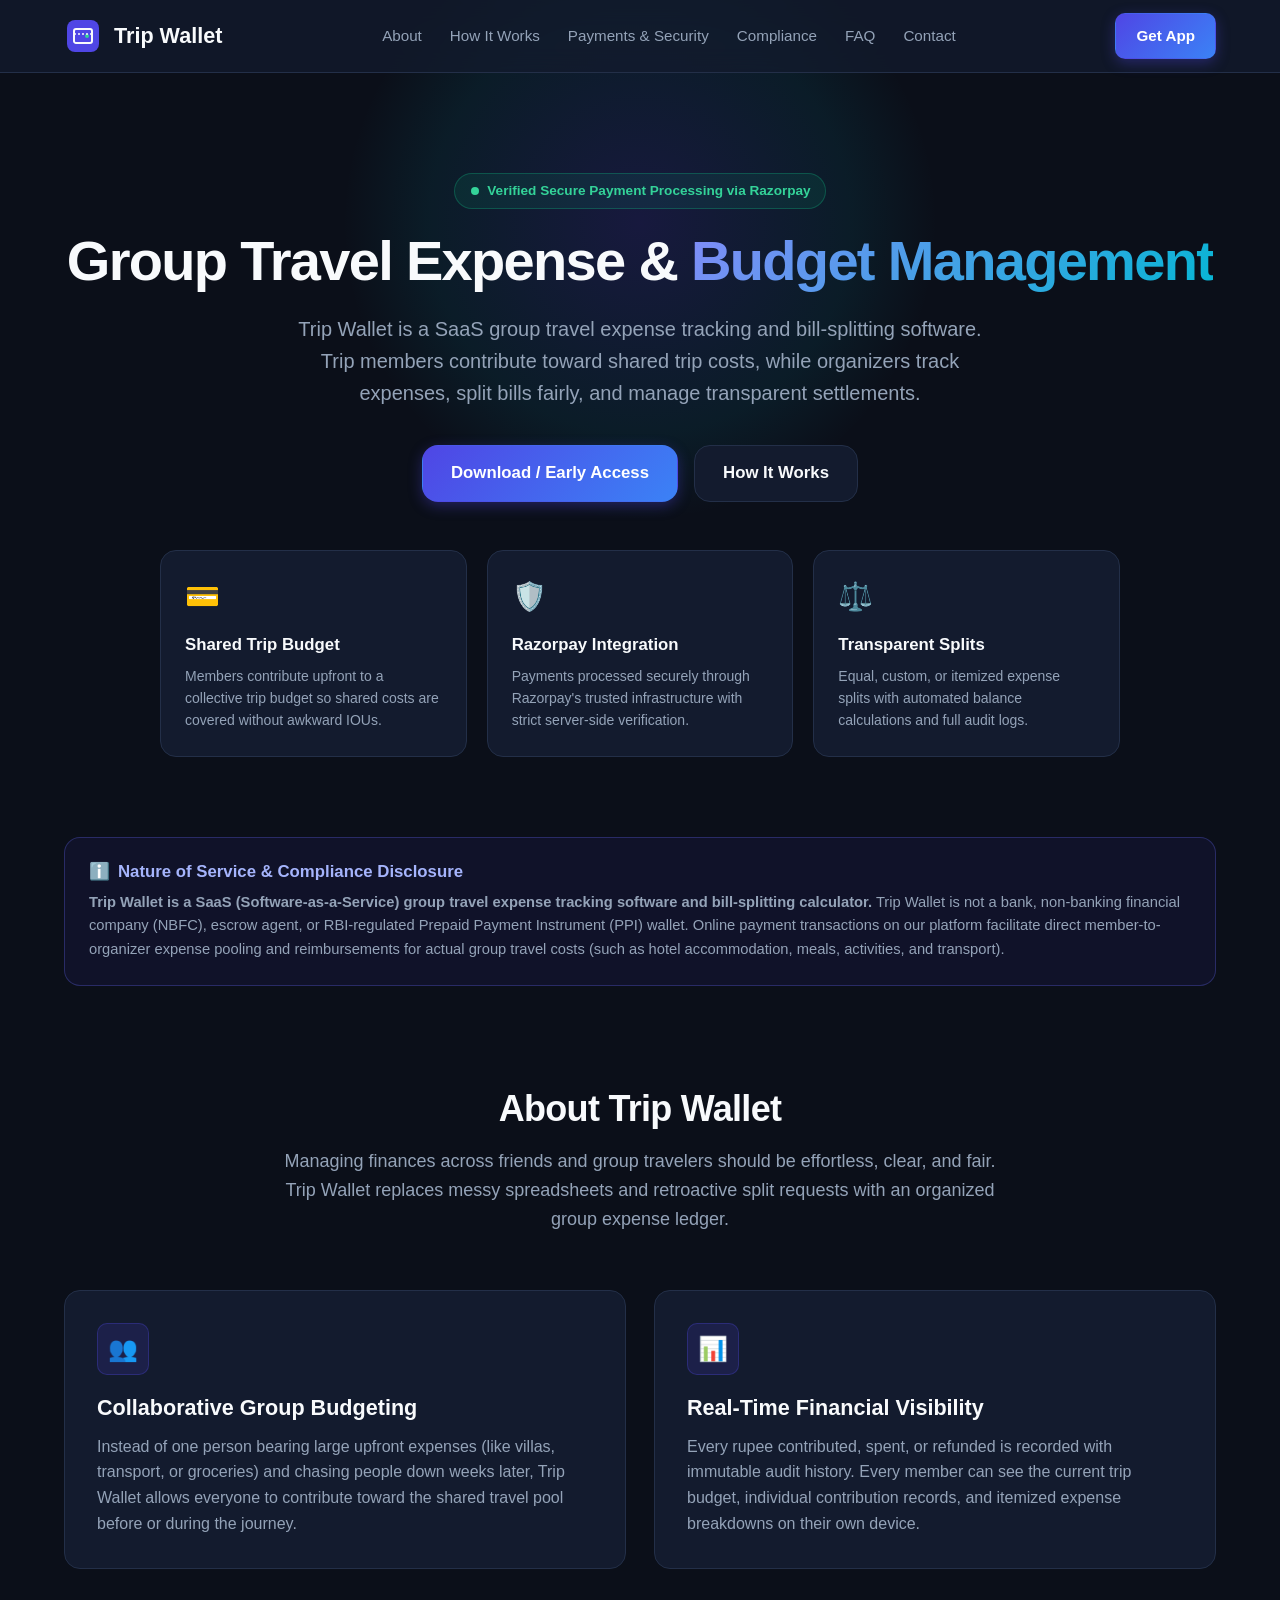
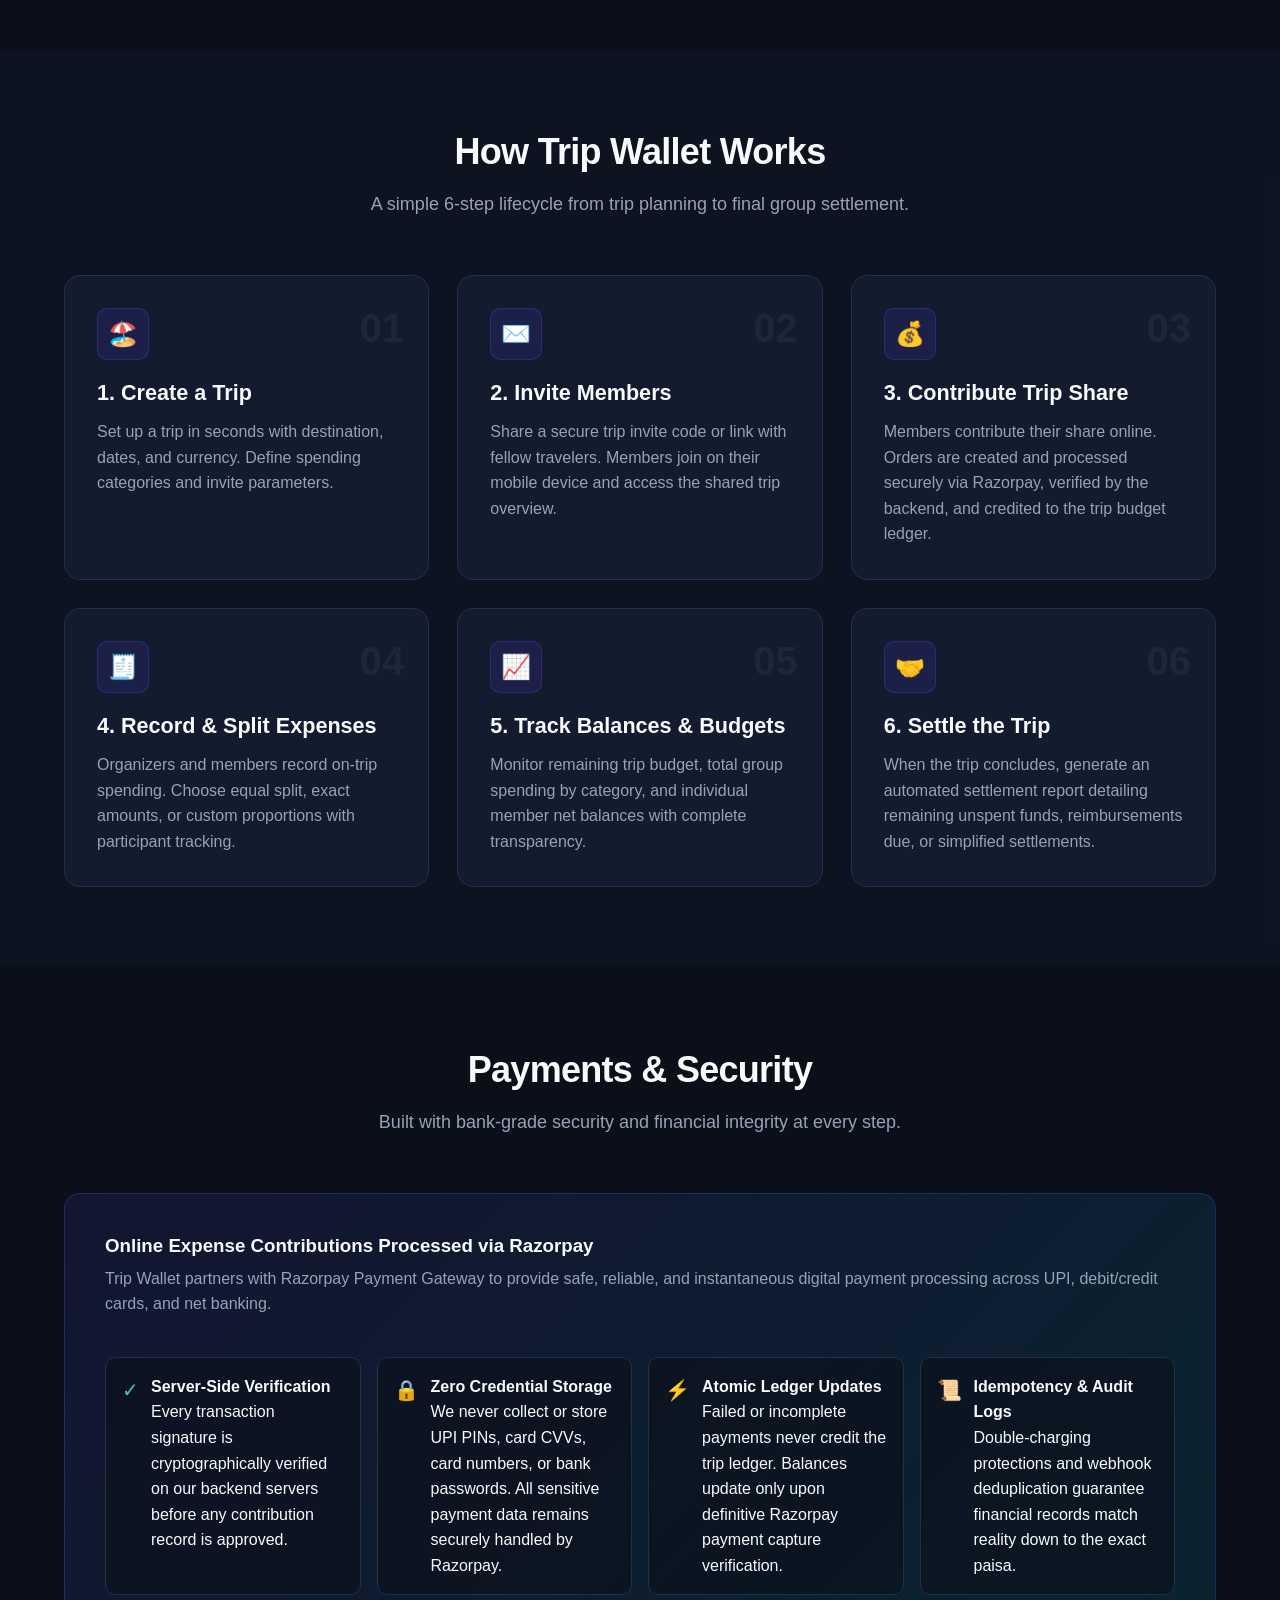
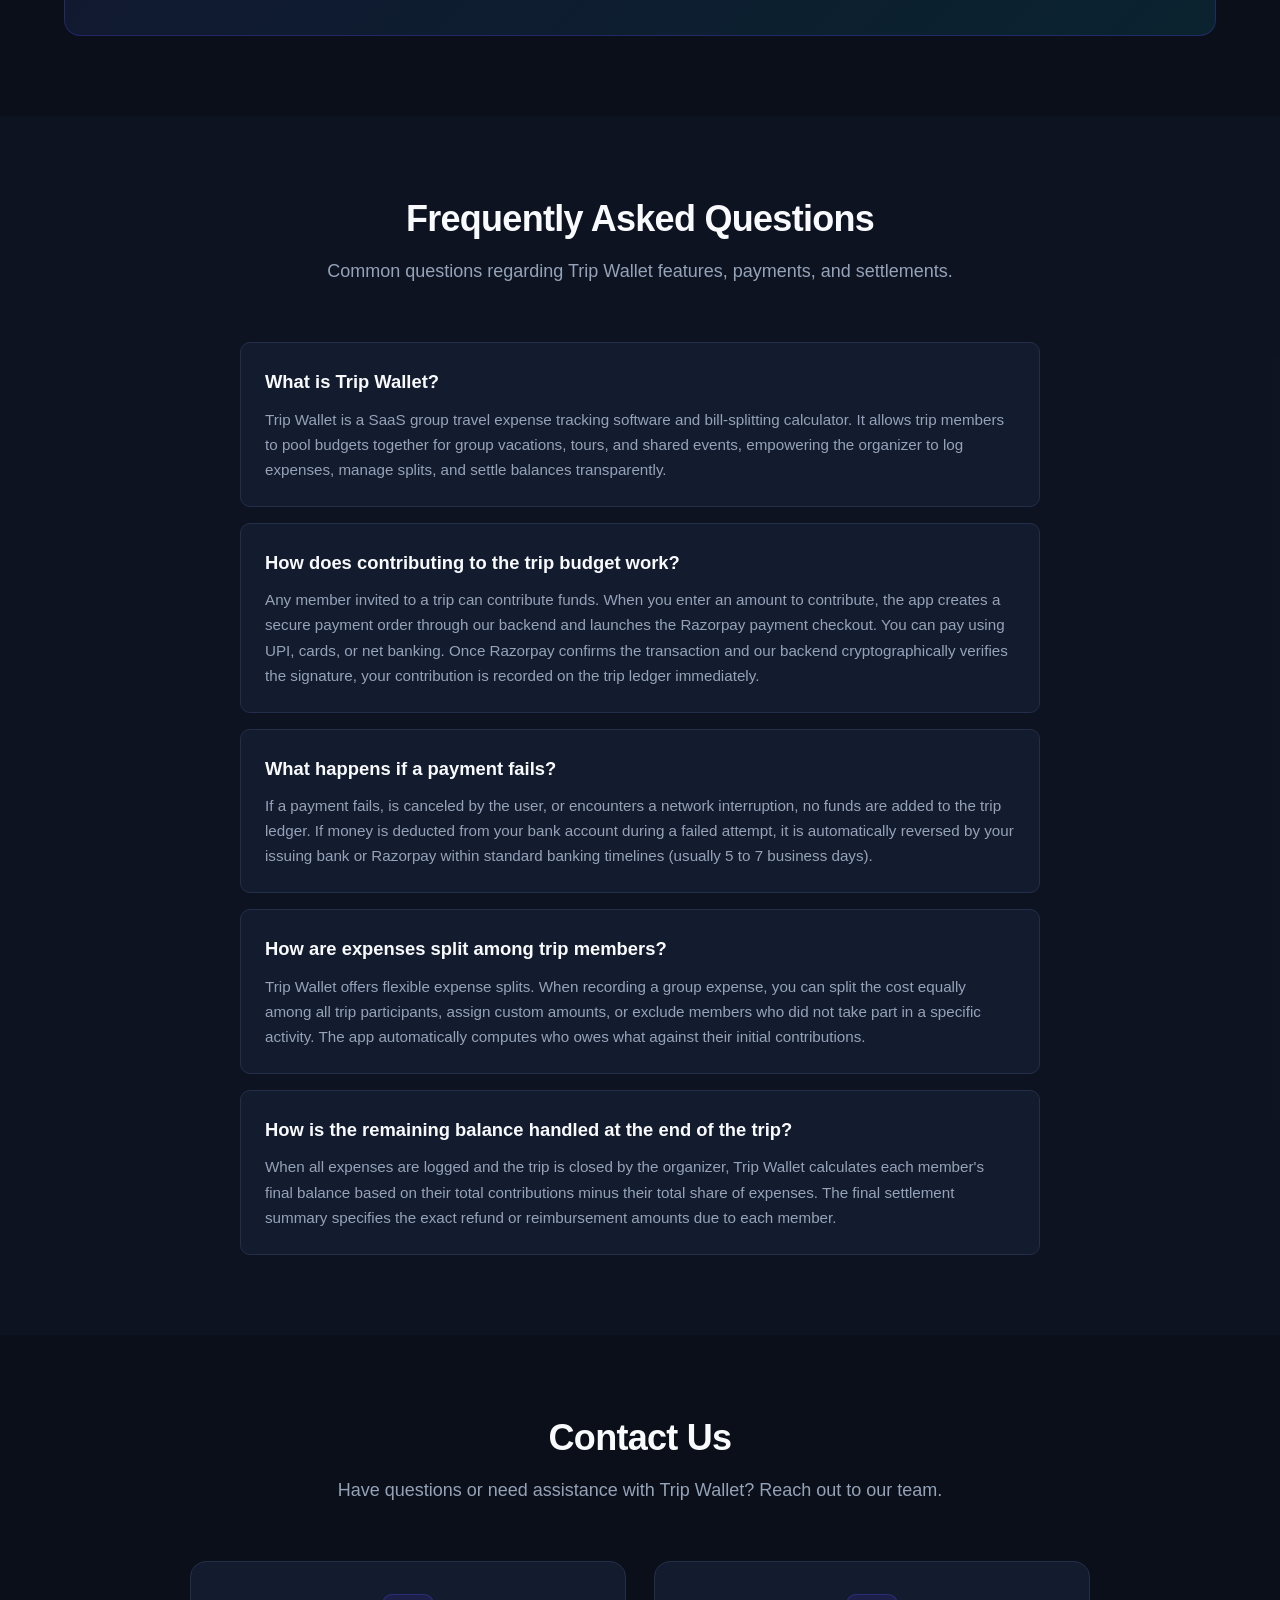
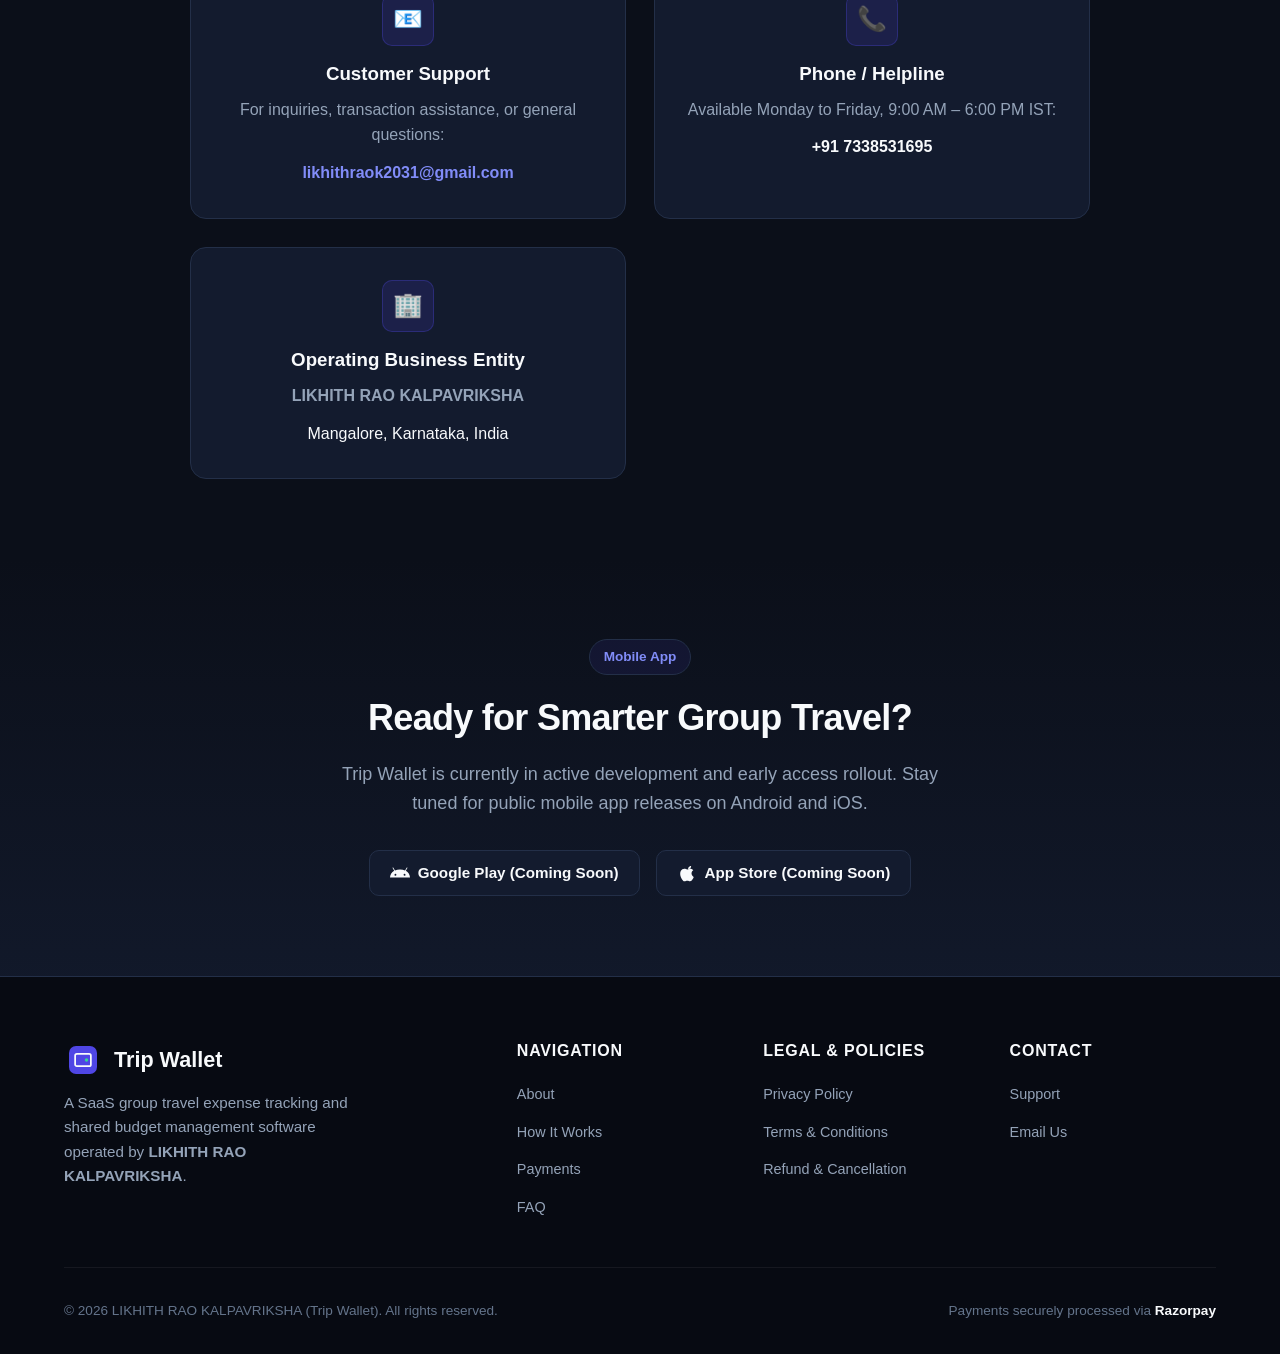
<file: website/index.html>
<!DOCTYPE html>
<html lang="en">
<head>
  <meta charset="UTF-8">
  <meta name="viewport" content="width=device-width, initial-scale=1.0">
  <title>Trip Wallet — Group Travel Expense Management & Budget Splitting Software</title>
  <meta name="description" content="Trip Wallet is a SaaS group travel expense management and bill-splitting platform. Pool trip budgets securely via Razorpay, track balances, and split travel expenses seamlessly.">
  <link rel="icon" type="image/svg+xml" href="favicon.svg">
  <link rel="stylesheet" href="styles.css">
</head>
<body>

  <!-- Navigation Bar -->
  <header class="navbar">
    <div class="container">
      <a href="index.html" class="brand">
        <span class="brand-icon">
          <svg width="32" height="32" viewBox="0 0 32 32" fill="none" xmlns="http://www.w3.org/2000/svg">
            <rect width="32" height="32" rx="8" fill="#4F46E5"/>
            <path d="M7 11C7 9.89543 7.89543 9 9 9H23C24.1046 9 25 9.89543 25 11V21C25 22.1046 24.1046 23 23 23H9C7.89543 23 7 22.1046 7 21V11Z" stroke="#F8FAFC" stroke-width="2"/>
            <circle cx="20" cy="16" r="2" fill="#34D399"/>
            <path d="M7 14H25" stroke="#F8FAFC" stroke-width="1.5" stroke-dasharray="2 2"/>
          </svg>
        </span>
        Trip Wallet
      </a>

      <nav>
        <ul class="nav-links" id="navLinks">
          <li><a href="#about" class="nav-link">About</a></li>
          <li><a href="#how-it-works" class="nav-link">How It Works</a></li>
          <li><a href="#payments" class="nav-link">Payments & Security</a></li>
          <li><a href="#disclaimer" class="nav-link">Compliance</a></li>
          <li><a href="#faq" class="nav-link">FAQ</a></li>
          <li><a href="#contact" class="nav-link">Contact</a></li>
        </ul>
      </nav>

      <div class="nav-cta">
        <a href="#download" class="btn btn-primary">Get App</a>
        <button class="menu-toggle" id="menuToggle" aria-label="Toggle navigation menu">
          <span></span>
          <span></span>
          <span></span>
        </button>
      </div>
    </div>
  </header>

  <!-- Hero Section -->
  <section class="hero">
    <div class="container">
      <div class="badge badge-green">
        <svg width="12" height="12" viewBox="0 0 12 12" fill="currentColor"><circle cx="6" cy="6" r="4"/></svg>
        Verified Secure Payment Processing via Razorpay
      </div>
      <h1 class="hero-title">
        Group Travel Expense & <span class="gradient-text">Budget Management</span>
      </h1>
      <p class="hero-subtitle">
        Trip Wallet is a SaaS group travel expense tracking and bill-splitting software. Trip members contribute toward shared trip costs, while organizers track expenses, split bills fairly, and manage transparent settlements.
      </p>
      <div class="hero-actions">
        <a href="#download" class="btn btn-primary btn-lg">Download / Early Access</a>
        <a href="#how-it-works" class="btn btn-secondary btn-lg">How It Works</a>
      </div>

      <div class="hero-stats">
        <div class="stat-card">
          <div class="stat-icon">💳</div>
          <div class="stat-title">Shared Trip Budget</div>
          <div class="stat-desc">Members contribute upfront to a collective trip budget so shared costs are covered without awkward IOUs.</div>
        </div>
        <div class="stat-card">
          <div class="stat-icon">🛡️</div>
          <div class="stat-title">Razorpay Integration</div>
          <div class="stat-desc">Payments processed securely through Razorpay's trusted infrastructure with strict server-side verification.</div>
        </div>
        <div class="stat-card">
          <div class="stat-icon">⚖️</div>
          <div class="stat-title">Transparent Splits</div>
          <div class="stat-desc">Equal, custom, or itemized expense splits with automated balance calculations and full audit logs.</div>
        </div>
      </div>
    </div>
  </section>

  <!-- Regulatory & SaaS Classification Disclaimer Banner -->
  <section id="disclaimer" class="section" style="padding-top: 0; padding-bottom: 20px;">
    <div class="container">
      <div style="background: rgba(79, 70, 229, 0.08); border: 1px solid rgba(99, 102, 241, 0.3); border-radius: var(--radius-lg); padding: 24px; text-align: left;">
        <h4 style="color: #A5B4FC; margin-bottom: 8px; font-size: 1.05rem; display: flex; align-items: center; gap: 8px;">
          <span>ℹ️</span> Nature of Service & Compliance Disclosure
        </h4>
        <p style="color: var(--text-secondary); font-size: 0.92rem; line-height: 1.6; margin: 0;">
          <strong>Trip Wallet is a SaaS (Software-as-a-Service) group travel expense tracking software and bill-splitting calculator.</strong> Trip Wallet is not a bank, non-banking financial company (NBFC), escrow agent, or RBI-regulated Prepaid Payment Instrument (PPI) wallet. Online payment transactions on our platform facilitate direct member-to-organizer expense pooling and reimbursements for actual group travel costs (such as hotel accommodation, meals, activities, and transport).
        </p>
      </div>
    </div>
  </section>

  <!-- About Section -->
  <section id="about" class="section">
    <div class="container">
      <div class="section-header">
        <h2 class="section-title">About Trip Wallet</h2>
        <p class="section-subtitle">
          Managing finances across friends and group travelers should be effortless, clear, and fair. Trip Wallet replaces messy spreadsheets and retroactive split requests with an organized group expense ledger.
        </p>
      </div>

      <div class="grid-2">
        <div class="feature-card">
          <div class="card-icon">👥</div>
          <h3>Collaborative Group Budgeting</h3>
          <p>
            Instead of one person bearing large upfront expenses (like villas, transport, or groceries) and chasing people down weeks later, Trip Wallet allows everyone to contribute toward the shared travel pool before or during the journey.
          </p>
        </div>
        <div class="feature-card">
          <div class="card-icon">📊</div>
          <h3>Real-Time Financial Visibility</h3>
          <p>
            Every rupee contributed, spent, or refunded is recorded with immutable audit history. Every member can see the current trip budget, individual contribution records, and itemized expense breakdowns on their own device.
          </p>
        </div>
      </div>
    </div>
  </section>

  <!-- How It Works Section -->
  <section id="how-it-works" class="section" style="background: rgba(19, 27, 46, 0.4);">
    <div class="container">
      <div class="section-header">
        <h2 class="section-title">How Trip Wallet Works</h2>
        <p class="section-subtitle">A simple 6-step lifecycle from trip planning to final group settlement.</p>
      </div>

      <div class="grid-3">
        <div class="feature-card">
          <span class="card-step-num">01</span>
          <div class="card-icon">🏖️</div>
          <h3>1. Create a Trip</h3>
          <p>Set up a trip in seconds with destination, dates, and currency. Define spending categories and invite parameters.</p>
        </div>

        <div class="feature-card">
          <span class="card-step-num">02</span>
          <div class="card-icon">✉️</div>
          <h3>2. Invite Members</h3>
          <p>Share a secure trip invite code or link with fellow travelers. Members join on their mobile device and access the shared trip overview.</p>
        </div>

        <div class="feature-card">
          <span class="card-step-num">03</span>
          <div class="card-icon">💰</div>
          <h3>3. Contribute Trip Share</h3>
          <p>Members contribute their share online. Orders are created and processed securely via Razorpay, verified by the backend, and credited to the trip budget ledger.</p>
        </div>

        <div class="feature-card">
          <span class="card-step-num">04</span>
          <div class="card-icon">🧾</div>
          <h3>4. Record & Split Expenses</h3>
          <p>Organizers and members record on-trip spending. Choose equal split, exact amounts, or custom proportions with participant tracking.</p>
        </div>

        <div class="feature-card">
          <span class="card-step-num">05</span>
          <div class="card-icon">📈</div>
          <h3>5. Track Balances & Budgets</h3>
          <p>Monitor remaining trip budget, total group spending by category, and individual member net balances with complete transparency.</p>
        </div>

        <div class="feature-card">
          <span class="card-step-num">06</span>
          <div class="card-icon">🤝</div>
          <h3>6. Settle the Trip</h3>
          <p>When the trip concludes, generate an automated settlement report detailing remaining unspent funds, reimbursements due, or simplified settlements.</p>
        </div>
      </div>
    </div>
  </section>

  <!-- Payments & Security Section -->
  <section id="payments" class="section">
    <div class="container">
      <div class="section-header">
        <h2 class="section-title">Payments & Security</h2>
        <p class="section-subtitle">
          Built with bank-grade security and financial integrity at every step.
        </p>
      </div>

      <div class="security-banner">
        <div>
          <h3>Online Expense Contributions Processed via Razorpay</h3>
          <p style="margin-top: 8px;">
            Trip Wallet partners with Razorpay Payment Gateway to provide safe, reliable, and instantaneous digital payment processing across UPI, debit/credit cards, and net banking.
          </p>
        </div>

        <div class="security-badge-grid">
          <div class="security-item">
            <span class="security-item-icon">✓</span>
            <div>
              <strong style="color: var(--text-primary); display: block;">Server-Side Verification</strong>
              <span>Every transaction signature is cryptographically verified on our backend servers before any contribution record is approved.</span>
            </div>
          </div>

          <div class="security-item">
            <span class="security-item-icon">🔒</span>
            <div>
              <strong style="color: var(--text-primary); display: block;">Zero Credential Storage</strong>
              <span>We never collect or store UPI PINs, card CVVs, card numbers, or bank passwords. All sensitive payment data remains securely handled by Razorpay.</span>
            </div>
          </div>

          <div class="security-item">
            <span class="security-item-icon">⚡</span>
            <div>
              <strong style="color: var(--text-primary); display: block;">Atomic Ledger Updates</strong>
              <span>Failed or incomplete payments never credit the trip ledger. Balances update only upon definitive Razorpay payment capture verification.</span>
            </div>
          </div>

          <div class="security-item">
            <span class="security-item-icon">📜</span>
            <div>
              <strong style="color: var(--text-primary); display: block;">Idempotency & Audit Logs</strong>
              <span>Double-charging protections and webhook deduplication guarantee financial records match reality down to the exact paisa.</span>
            </div>
          </div>
        </div>
      </div>
    </div>
  </section>

  <!-- FAQ Section -->
  <section id="faq" class="section" style="background: rgba(19, 27, 46, 0.4);">
    <div class="container">
      <div class="section-header">
        <h2 class="section-title">Frequently Asked Questions</h2>
        <p class="section-subtitle">Common questions regarding Trip Wallet features, payments, and settlements.</p>
      </div>

      <div class="faq-list">
        <div class="faq-card">
          <div class="faq-question">What is Trip Wallet?</div>
          <div class="faq-answer">
            Trip Wallet is a SaaS group travel expense tracking software and bill-splitting calculator. It allows trip members to pool budgets together for group vacations, tours, and shared events, empowering the organizer to log expenses, manage splits, and settle balances transparently.
          </div>
        </div>

        <div class="faq-card">
          <div class="faq-question">How does contributing to the trip budget work?</div>
          <div class="faq-answer">
            Any member invited to a trip can contribute funds. When you enter an amount to contribute, the app creates a secure payment order through our backend and launches the Razorpay payment checkout. You can pay using UPI, cards, or net banking. Once Razorpay confirms the transaction and our backend cryptographically verifies the signature, your contribution is recorded on the trip ledger immediately.
          </div>
        </div>

        <div class="faq-card">
          <div class="faq-question">What happens if a payment fails?</div>
          <div class="faq-answer">
            If a payment fails, is canceled by the user, or encounters a network interruption, no funds are added to the trip ledger. If money is deducted from your bank account during a failed attempt, it is automatically reversed by your issuing bank or Razorpay within standard banking timelines (usually 5 to 7 business days).
          </div>
        </div>

        <div class="faq-card">
          <div class="faq-question">How are expenses split among trip members?</div>
          <div class="faq-answer">
            Trip Wallet offers flexible expense splits. When recording a group expense, you can split the cost equally among all trip participants, assign custom amounts, or exclude members who did not take part in a specific activity. The app automatically computes who owes what against their initial contributions.
          </div>
        </div>

        <div class="faq-card">
          <div class="faq-question">How is the remaining balance handled at the end of the trip?</div>
          <div class="faq-answer">
            When all expenses are logged and the trip is closed by the organizer, Trip Wallet calculates each member's final balance based on their total contributions minus their total share of expenses. The final settlement summary specifies the exact refund or reimbursement amounts due to each member.
          </div>
        </div>
      </div>
    </div>
  </section>

  <!-- Contact Section -->
  <section id="contact" class="section">
    <div class="container">
      <div class="section-header">
        <h2 class="section-title">Contact Us</h2>
        <p class="section-subtitle">Have questions or need assistance with Trip Wallet? Reach out to our team.</p>
      </div>

      <div class="contact-container">
        <div class="contact-card">
          <div class="card-icon" style="margin: 0 auto 16px;">📧</div>
          <h3>Customer Support</h3>
          <p>For inquiries, transaction assistance, or general questions:</p>
          <p style="margin-top: 12px; font-weight: 600; color: var(--text-primary);">
            <a href="mailto:likhithraok2031@gmail.com">likhithraok2031@gmail.com</a>
          </p>
        </div>

        <div class="contact-card">
          <div class="card-icon" style="margin: 0 auto 16px;">📞</div>
          <h3>Phone / Helpline</h3>
          <p>Available Monday to Friday, 9:00 AM – 6:00 PM IST:</p>
          <p style="margin-top: 12px; font-weight: 600; color: var(--text-primary);">
            <a href="tel:+917338531695" style="color: inherit; text-decoration: none;">+91 7338531695</a>
          </p>
        </div>

        <div class="contact-card">
          <div class="card-icon" style="margin: 0 auto 16px;">🏢</div>
          <h3>Operating Business Entity</h3>
          <p><strong>LIKHITH RAO KALPAVRIKSHA</strong></p>
          <p style="margin-top: 12px; font-weight: 500; color: var(--text-primary);">
            Mangalore, Karnataka, India
          </p>
        </div>
      </div>
    </div>
  </section>

  <!-- Download / Coming Soon CTA -->
  <section id="download" class="section" style="background: linear-gradient(180deg, rgba(11, 15, 25, 0.4) 0%, rgba(19, 27, 46, 0.8) 100%);">
    <div class="container" style="text-align: center;">
      <div class="badge">Mobile App</div>
      <h2 class="section-title" style="margin-bottom: 20px;">Ready for Smarter Group Travel?</h2>
      <p class="section-subtitle" style="max-width: 600px; margin: 0 auto 32px;">
        Trip Wallet is currently in active development and early access rollout. Stay tuned for public mobile app releases on Android and iOS.
      </p>
      <div style="display: flex; gap: 16px; justify-content: center; flex-wrap: wrap;">
        <span class="btn btn-secondary" style="cursor: default;">
          <svg width="20" height="20" viewBox="0 0 24 24" fill="currentColor"><path d="M17.523 15.3414C17.523 15.3414 17.5146 15.3414 17.5061 15.3414C16.9248 15.3414 16.4259 14.9392 16.3218 14.3644C16.2084 13.7317 16.6346 13.1362 17.2764 13.0219C17.909 12.9094 18.5136 13.3364 18.627 13.9691C18.7303 14.5439 18.3281 15.1102 17.7541 15.3117C17.6791 15.3323 17.6012 15.3414 17.523 15.3414ZM6.47702 15.3414C6.39886 15.3414 6.32101 15.3323 6.246 15.3117C5.67202 15.1102 5.26982 14.5439 5.37311 13.9691C5.48651 13.3364 6.09113 12.9094 6.72376 13.0219C7.36553 13.1362 7.79173 13.7317 7.67833 14.3644C7.57425 14.9392 7.0753 15.3414 6.49402 15.3414H6.47702ZM18.9959 9.3879L20.8931 6.10173C21.0368 5.85273 20.9515 5.53488 20.7025 5.39121C20.4535 5.24754 20.1356 5.33282 19.992 5.58182L18.0494 8.94676C16.2847 8.14088 14.2497 7.67499 12.0001 7.67499C9.75037 7.67499 7.71542 8.14088 5.95074 8.94676L4.00816 5.58182C3.86449 5.33282 3.54664 5.24754 3.29764 5.39121C3.04864 5.53488 2.96336 5.85273 3.10703 6.10173L5.00421 9.3879C2.10091 10.9859 0.125 13.9678 0 17.4851H24C23.875 13.9678 21.8992 10.9859 18.9959 9.3879Z"/></svg>
          Google Play (Coming Soon)
        </span>
        <span class="btn btn-secondary" style="cursor: default;">
          <svg width="20" height="20" viewBox="0 0 24 24" fill="currentColor"><path d="M18.71 19.5c-.83 1.24-1.71 2.45-3.05 2.47-1.34.03-1.77-.79-3.29-.79-1.53 0-2 .77-3.27.82-1.31.05-2.3-1.32-3.14-2.53C4.25 17 2.94 12.45 4.7 9.39c.87-1.52 2.43-2.48 4.12-2.51 1.28-.02 2.5.87 3.29.87.78 0 2.26-1.07 3.81-.91.65.03 2.47.26 3.64 1.98-.09.06-2.17 1.28-2.15 3.81.03 3.02 2.65 4.03 2.68 4.04-.03.07-.42 1.44-1.38 2.83M15.97 6.37c.61-.75 1.04-1.8 1.01-2.87-.96.04-2.09.64-2.74 1.4-.55.63-.99 1.68-.86 2.7 1.05.08 2.12-.57 2.59-1.23z"/></svg>
          App Store (Coming Soon)
        </span>
      </div>
    </div>
  </section>

  <!-- Footer -->
  <footer class="footer">
    <div class="container">
      <div class="footer-grid">
        <div class="footer-brand">
          <div class="brand">
            <span class="brand-icon">
              <svg width="28" height="28" viewBox="0 0 32 32" fill="none" xmlns="http://www.w3.org/2000/svg">
                <rect width="32" height="32" rx="8" fill="#4F46E5"/>
                <path d="M7 11C7 9.89543 7.89543 9 9 9H23C24.1046 9 25 9.89543 25 11V21C25 22.1046 24.1046 23 23 23H9C7.89543 23 7 22.1046 7 21V11Z" stroke="#F8FAFC" stroke-width="2"/>
                <circle cx="20" cy="16" r="2" fill="#34D399"/>
              </svg>
            </span>
            Trip Wallet
          </div>
          <p>
            A SaaS group travel expense tracking and shared budget management software operated by <strong>LIKHITH RAO KALPAVRIKSHA</strong>.
          </p>
        </div>

        <div class="footer-col">
          <h4>Navigation</h4>
          <ul class="footer-links">
            <li><a href="#about">About</a></li>
            <li><a href="#how-it-works">How It Works</a></li>
            <li><a href="#payments">Payments</a></li>
            <li><a href="#faq">FAQ</a></li>
          </ul>
        </div>

        <div class="footer-col">
          <h4>Legal & Policies</h4>
          <ul class="footer-links">
            <li><a href="privacy.html">Privacy Policy</a></li>
            <li><a href="terms.html">Terms & Conditions</a></li>
            <li><a href="refund.html">Refund & Cancellation</a></li>
          </ul>
        </div>

        <div class="footer-col">
          <h4>Contact</h4>
          <ul class="footer-links">
            <li><a href="#contact">Support</a></li>
            <li><a href="mailto:likhithraok2031@gmail.com">Email Us</a></li>
          </ul>
        </div>
      </div>

      <div class="footer-bottom">
        <div>
          &copy; 2026 LIKHITH RAO KALPAVRIKSHA (Trip Wallet). All rights reserved.
        </div>
        <div>
          Payments securely processed via <strong style="color: var(--text-primary);">Razorpay</strong>
        </div>
      </div>
    </div>
  </footer>

  <script>
    // Responsive Mobile Menu Toggle
    const menuToggle = document.getElementById('menuToggle');
    const navLinks = document.getElementById('navLinks');
    if (menuToggle && navLinks) {
      menuToggle.addEventListener('click', () => {
        navLinks.classList.toggle('active');
      });
      // Close menu when link is clicked
      navLinks.querySelectorAll('a').forEach(link => {
        link.addEventListener('click', () => {
          navLinks.classList.remove('active');
        });
      });
    }
  </script>
</body>
</html>
</file>
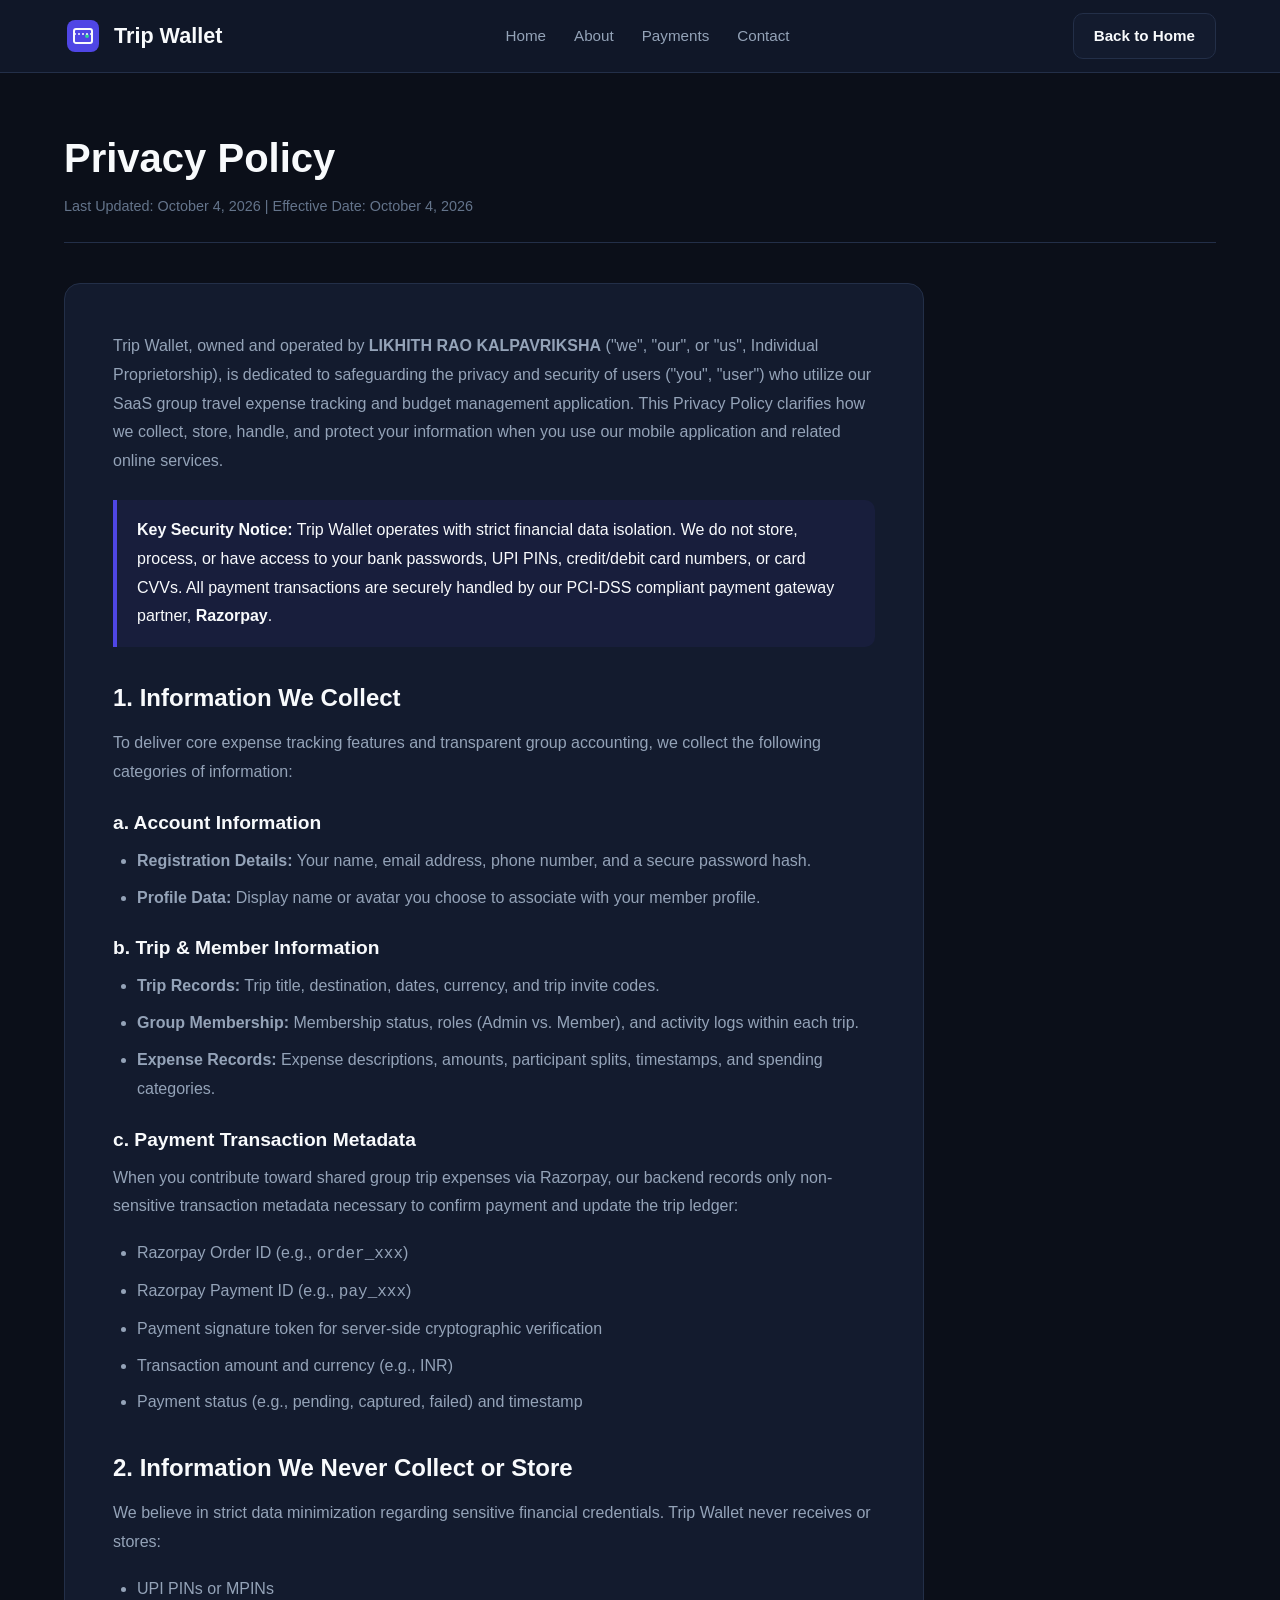
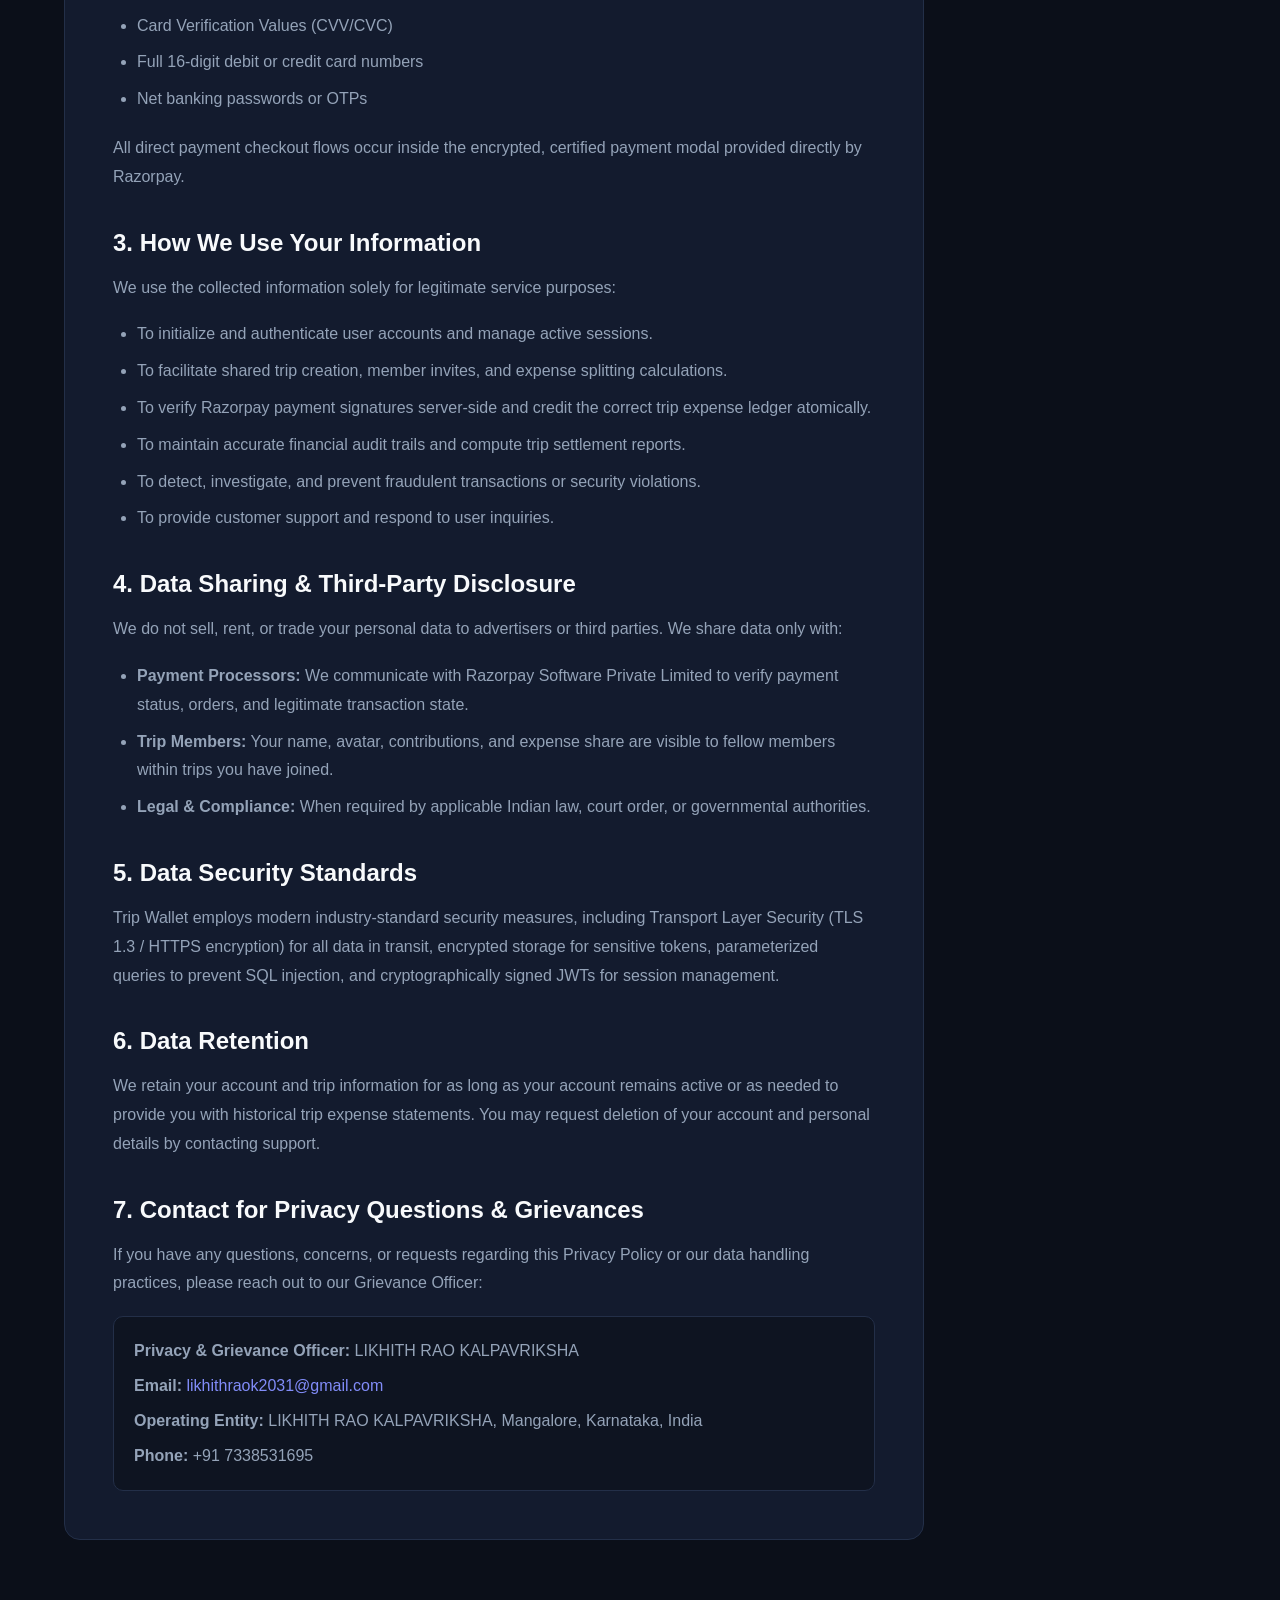
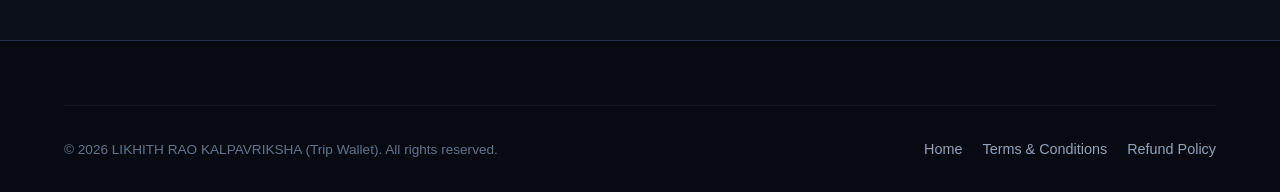
<file: website/privacy.html>
<!DOCTYPE html>
<html lang="en">
<head>
  <meta charset="UTF-8">
  <meta name="viewport" content="width=device-width, initial-scale=1.0">
  <title>Privacy Policy — Trip Wallet</title>
  <meta name="description" content="Trip Wallet Privacy Policy detailing information handling, security standards, and payment processing protections.">
  <link rel="icon" type="image/svg+xml" href="favicon.svg">
  <link rel="stylesheet" href="styles.css">
</head>
<body>

  <!-- Navigation Bar -->
  <header class="navbar">
    <div class="container">
      <a href="index.html" class="brand">
        <span class="brand-icon">
          <svg width="32" height="32" viewBox="0 0 32 32" fill="none" xmlns="http://www.w3.org/2000/svg">
            <rect width="32" height="32" rx="8" fill="#4F46E5"/>
            <path d="M7 11C7 9.89543 7.89543 9 9 9H23C24.1046 9 25 9.89543 25 11V21C25 22.1046 24.1046 23 23 23H9C7.89543 23 7 22.1046 7 21V11Z" stroke="#F8FAFC" stroke-width="2"/>
            <circle cx="20" cy="16" r="2" fill="#34D399"/>
            <path d="M7 14H25" stroke="#F8FAFC" stroke-width="1.5" stroke-dasharray="2 2"/>
          </svg>
        </span>
        Trip Wallet
      </a>

      <nav>
        <ul class="nav-links" id="navLinks">
          <li><a href="index.html" class="nav-link">Home</a></li>
          <li><a href="index.html#about" class="nav-link">About</a></li>
          <li><a href="index.html#payments" class="nav-link">Payments</a></li>
          <li><a href="index.html#contact" class="nav-link">Contact</a></li>
        </ul>
      </nav>

      <div class="nav-cta">
        <a href="index.html" class="btn btn-secondary">Back to Home</a>
      </div>
    </div>
  </header>

  <!-- Privacy Policy Content -->
  <main class="legal-page">
    <div class="container">
      <div class="legal-header">
        <h1 class="legal-title">Privacy Policy</h1>
        <div class="legal-meta">Last Updated: October 4, 2026 | Effective Date: October 4, 2026</div>
      </div>

      <div class="legal-content">
        <p>
          Trip Wallet, owned and operated by <strong>LIKHITH RAO KALPAVRIKSHA</strong> ("we", "our", or "us", Individual Proprietorship), is dedicated to safeguarding the privacy and security of users ("you", "user") who utilize our SaaS group travel expense tracking and budget management application. This Privacy Policy clarifies how we collect, store, handle, and protect your information when you use our mobile application and related online services.
        </p>

        <div class="callout">
          <strong>Key Security Notice:</strong> Trip Wallet operates with strict financial data isolation. We do not store, process, or have access to your bank passwords, UPI PINs, credit/debit card numbers, or card CVVs. All payment transactions are securely handled by our PCI-DSS compliant payment gateway partner, <strong>Razorpay</strong>.
        </div>

        <h2>1. Information We Collect</h2>
        <p>To deliver core expense tracking features and transparent group accounting, we collect the following categories of information:</p>
        
        <h3>a. Account Information</h3>
        <ul>
          <li><strong>Registration Details:</strong> Your name, email address, phone number, and a secure password hash.</li>
          <li><strong>Profile Data:</strong> Display name or avatar you choose to associate with your member profile.</li>
        </ul>

        <h3>b. Trip & Member Information</h3>
        <ul>
          <li><strong>Trip Records:</strong> Trip title, destination, dates, currency, and trip invite codes.</li>
          <li><strong>Group Membership:</strong> Membership status, roles (Admin vs. Member), and activity logs within each trip.</li>
          <li><strong>Expense Records:</strong> Expense descriptions, amounts, participant splits, timestamps, and spending categories.</li>
        </ul>

        <h3>c. Payment Transaction Metadata</h3>
        <p>
          When you contribute toward shared group trip expenses via Razorpay, our backend records only non-sensitive transaction metadata necessary to confirm payment and update the trip ledger:
        </p>
        <ul>
          <li>Razorpay Order ID (e.g., <code>order_xxx</code>)</li>
          <li>Razorpay Payment ID (e.g., <code>pay_xxx</code>)</li>
          <li>Payment signature token for server-side cryptographic verification</li>
          <li>Transaction amount and currency (e.g., INR)</li>
          <li>Payment status (e.g., pending, captured, failed) and timestamp</li>
        </ul>

        <h2>2. Information We Never Collect or Store</h2>
        <p>We believe in strict data minimization regarding sensitive financial credentials. Trip Wallet never receives or stores:</p>
        <ul>
          <li>UPI PINs or MPINs</li>
          <li>Card Verification Values (CVV/CVC)</li>
          <li>Full 16-digit debit or credit card numbers</li>
          <li>Net banking passwords or OTPs</li>
        </ul>
        <p>
          All direct payment checkout flows occur inside the encrypted, certified payment modal provided directly by Razorpay.
        </p>

        <h2>3. How We Use Your Information</h2>
        <p>We use the collected information solely for legitimate service purposes:</p>
        <ul>
          <li>To initialize and authenticate user accounts and manage active sessions.</li>
          <li>To facilitate shared trip creation, member invites, and expense splitting calculations.</li>
          <li>To verify Razorpay payment signatures server-side and credit the correct trip expense ledger atomically.</li>
          <li>To maintain accurate financial audit trails and compute trip settlement reports.</li>
          <li>To detect, investigate, and prevent fraudulent transactions or security violations.</li>
          <li>To provide customer support and respond to user inquiries.</li>
        </ul>

        <h2>4. Data Sharing & Third-Party Disclosure</h2>
        <p>We do not sell, rent, or trade your personal data to advertisers or third parties. We share data only with:</p>
        <ul>
          <li><strong>Payment Processors:</strong> We communicate with Razorpay Software Private Limited to verify payment status, orders, and legitimate transaction state.</li>
          <li><strong>Trip Members:</strong> Your name, avatar, contributions, and expense share are visible to fellow members within trips you have joined.</li>
          <li><strong>Legal & Compliance:</strong> When required by applicable Indian law, court order, or governmental authorities.</li>
        </ul>

        <h2>5. Data Security Standards</h2>
        <p>
          Trip Wallet employs modern industry-standard security measures, including Transport Layer Security (TLS 1.3 / HTTPS encryption) for all data in transit, encrypted storage for sensitive tokens, parameterized queries to prevent SQL injection, and cryptographically signed JWTs for session management.
        </p>

        <h2>6. Data Retention</h2>
        <p>
          We retain your account and trip information for as long as your account remains active or as needed to provide you with historical trip expense statements. You may request deletion of your account and personal details by contacting support.
        </p>

        <h2>7. Contact for Privacy Questions & Grievances</h2>
        <p>
          If you have any questions, concerns, or requests regarding this Privacy Policy or our data handling practices, please reach out to our Grievance Officer:
        </p>
        <div style="background: rgba(11, 15, 25, 0.6); padding: 20px; border-radius: var(--radius-md); border: 1px solid var(--border);">
          <p style="margin-bottom: 6px;"><strong>Privacy & Grievance Officer:</strong> LIKHITH RAO KALPAVRIKSHA</p>
          <p style="margin-bottom: 6px;">
            <strong>Email:</strong> <a href="mailto:likhithraok2031@gmail.com">likhithraok2031@gmail.com</a>
          </p>
          <p style="margin-bottom: 6px;">
            <strong>Operating Entity:</strong> LIKHITH RAO KALPAVRIKSHA, Mangalore, Karnataka, India
          </p>
          <p style="margin-bottom: 0;"><strong>Phone:</strong> <a href="tel:+917338531695" style="color: inherit; text-decoration: none;">+91 7338531695</a></p>
        </div>
      </div>
    </div>
  </main>

  <!-- Footer -->
  <footer class="footer">
    <div class="container">
      <div class="footer-bottom">
        <div>&copy; 2026 LIKHITH RAO KALPAVRIKSHA (Trip Wallet). All rights reserved.</div>
        <div class="footer-links" style="flex-direction: row; gap: 20px;">
          <a href="index.html">Home</a>
          <a href="terms.html">Terms & Conditions</a>
          <a href="refund.html">Refund Policy</a>
        </div>
      </div>
    </div>
  </footer>

</body>
</html>
</file>
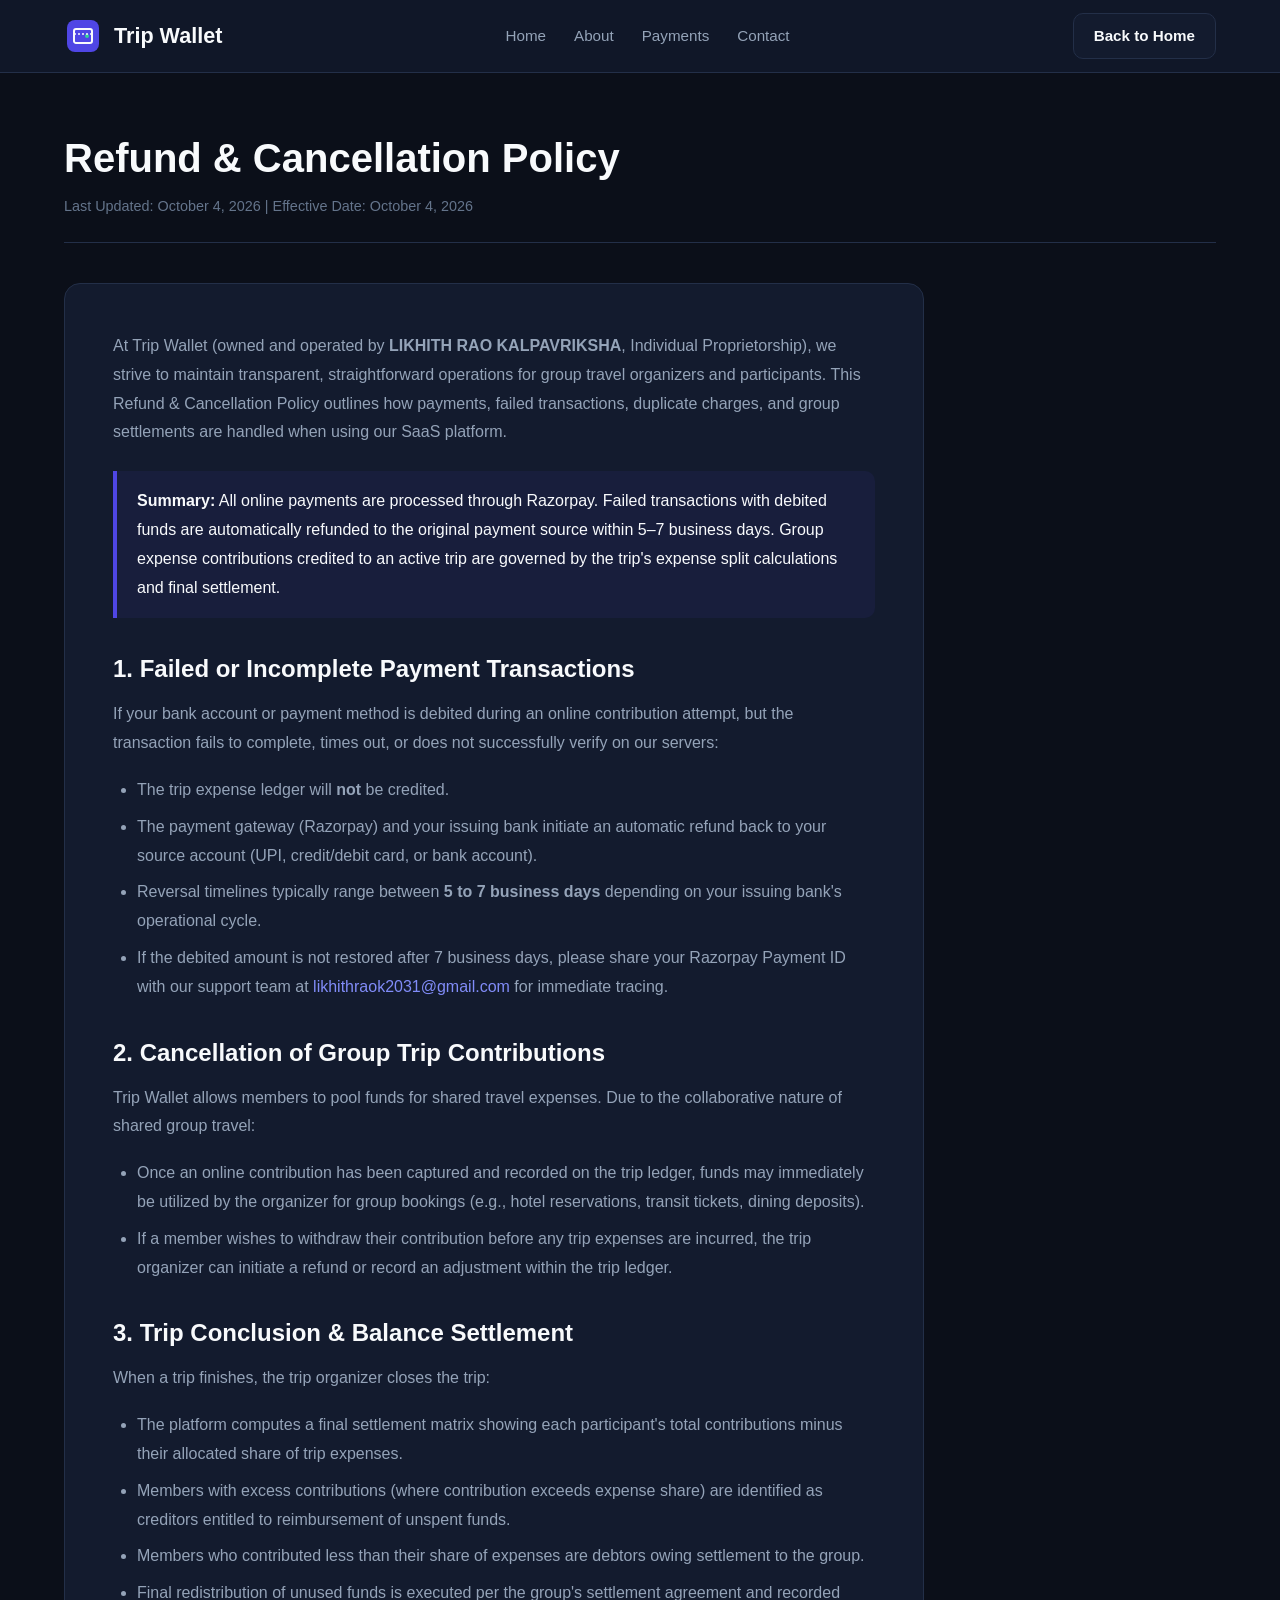
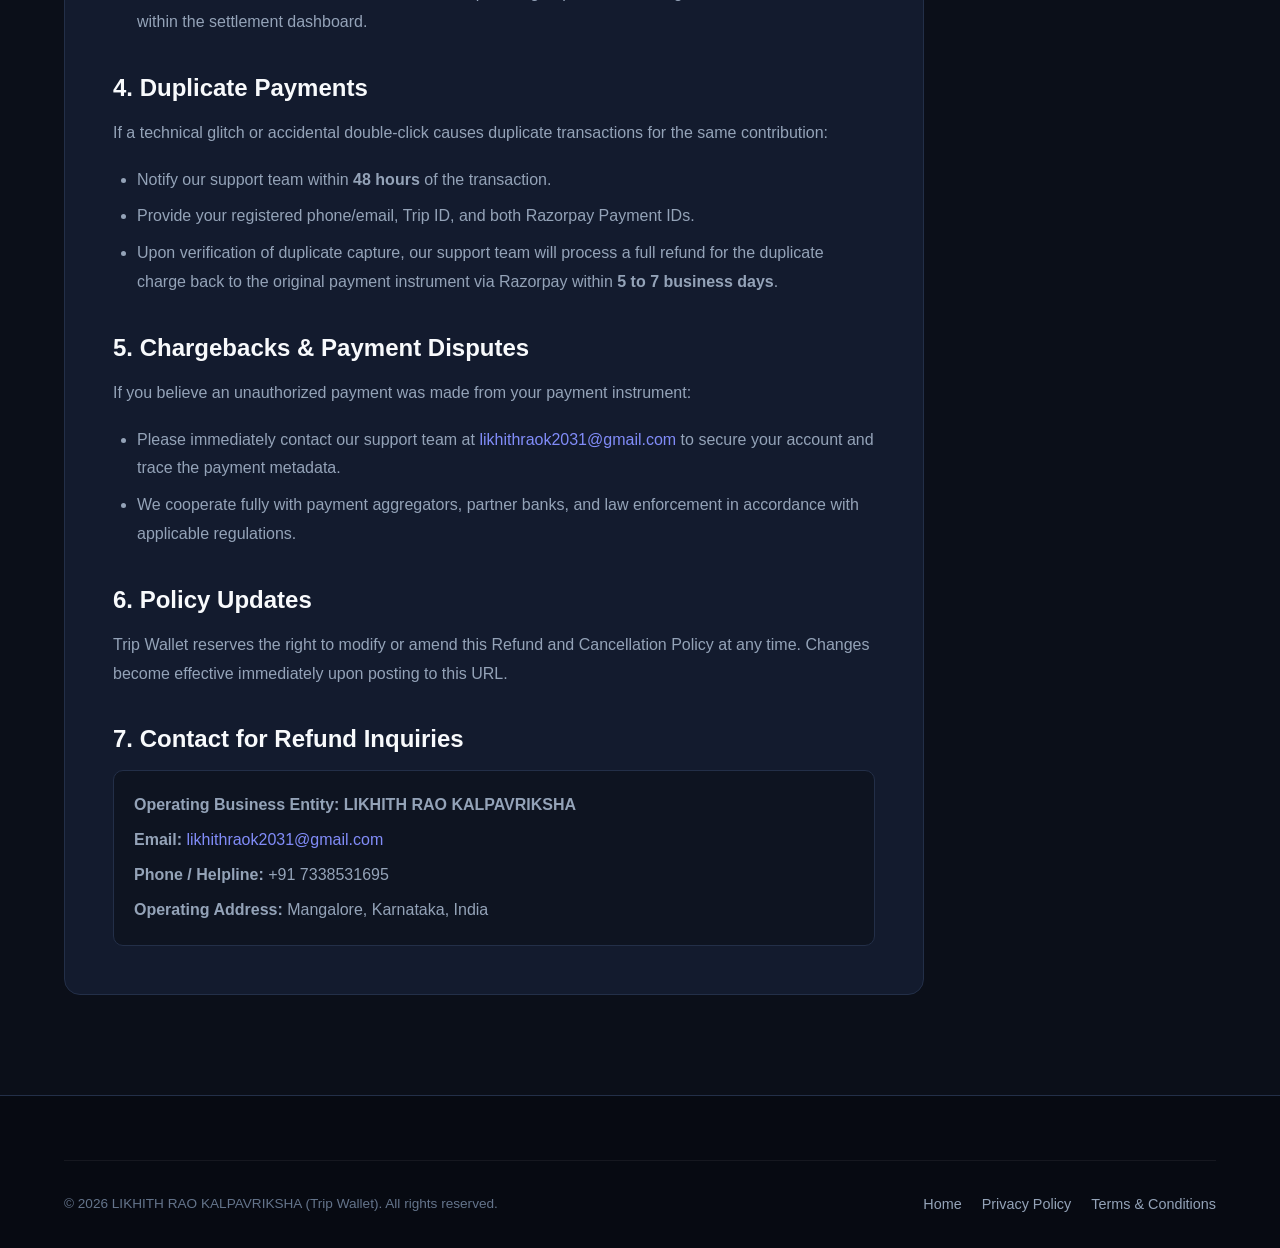
<file: website/refund.html>
<!DOCTYPE html>
<html lang="en">
<head>
  <meta charset="UTF-8">
  <meta name="viewport" content="width=device-width, initial-scale=1.0">
  <title>Refund & Cancellation Policy — Trip Wallet</title>
  <meta name="description" content="Trip Wallet Refund and Cancellation Policy for group travel contributions, failed transactions, and trip settlements.">
  <link rel="icon" type="image/svg+xml" href="favicon.svg">
  <link rel="stylesheet" href="styles.css">
</head>
<body>

  <!-- Navigation Bar -->
  <header class="navbar">
    <div class="container">
      <a href="index.html" class="brand">
        <span class="brand-icon">
          <svg width="32" height="32" viewBox="0 0 32 32" fill="none" xmlns="http://www.w3.org/2000/svg">
            <rect width="32" height="32" rx="8" fill="#4F46E5"/>
            <path d="M7 11C7 9.89543 7.89543 9 9 9H23C24.1046 9 25 9.89543 25 11V21C25 22.1046 24.1046 23 23 23H9C7.89543 23 7 22.1046 7 21V11Z" stroke="#F8FAFC" stroke-width="2"/>
            <circle cx="20" cy="16" r="2" fill="#34D399"/>
            <path d="M7 14H25" stroke="#F8FAFC" stroke-width="1.5" stroke-dasharray="2 2"/>
          </svg>
        </span>
        Trip Wallet
      </a>

      <nav>
        <ul class="nav-links" id="navLinks">
          <li><a href="index.html" class="nav-link">Home</a></li>
          <li><a href="index.html#about" class="nav-link">About</a></li>
          <li><a href="index.html#payments" class="nav-link">Payments</a></li>
          <li><a href="index.html#contact" class="nav-link">Contact</a></li>
        </ul>
      </nav>

      <div class="nav-cta">
        <a href="index.html" class="btn btn-secondary">Back to Home</a>
      </div>
    </div>
  </header>

  <!-- Refund Policy Content -->
  <main class="legal-page">
    <div class="container">
      <div class="legal-header">
        <h1 class="legal-title">Refund & Cancellation Policy</h1>
        <div class="legal-meta">Last Updated: October 4, 2026 | Effective Date: October 4, 2026</div>
      </div>

      <div class="legal-content">
        <p>
          At Trip Wallet (owned and operated by <strong>LIKHITH RAO KALPAVRIKSHA</strong>, Individual Proprietorship), we strive to maintain transparent, straightforward operations for group travel organizers and participants. This Refund & Cancellation Policy outlines how payments, failed transactions, duplicate charges, and group settlements are handled when using our SaaS platform.
        </p>

        <div class="callout">
          <strong>Summary:</strong> All online payments are processed through Razorpay. Failed transactions with debited funds are automatically refunded to the original payment source within 5–7 business days. Group expense contributions credited to an active trip are governed by the trip's expense split calculations and final settlement.
        </div>

        <h2>1. Failed or Incomplete Payment Transactions</h2>
        <p>
          If your bank account or payment method is debited during an online contribution attempt, but the transaction fails to complete, times out, or does not successfully verify on our servers:
        </p>
        <ul>
          <li>The trip expense ledger will <strong>not</strong> be credited.</li>
          <li>The payment gateway (Razorpay) and your issuing bank initiate an automatic refund back to your source account (UPI, credit/debit card, or bank account).</li>
          <li>Reversal timelines typically range between <strong>5 to 7 business days</strong> depending on your issuing bank's operational cycle.</li>
          <li>If the debited amount is not restored after 7 business days, please share your Razorpay Payment ID with our support team at <a href="mailto:likhithraok2031@gmail.com">likhithraok2031@gmail.com</a> for immediate tracing.</li>
        </ul>

        <h2>2. Cancellation of Group Trip Contributions</h2>
        <p>
          Trip Wallet allows members to pool funds for shared travel expenses. Due to the collaborative nature of shared group travel:
        </p>
        <ul>
          <li>Once an online contribution has been captured and recorded on the trip ledger, funds may immediately be utilized by the organizer for group bookings (e.g., hotel reservations, transit tickets, dining deposits).</li>
          <li>If a member wishes to withdraw their contribution before any trip expenses are incurred, the trip organizer can initiate a refund or record an adjustment within the trip ledger.</li>
        </ul>

        <h2>3. Trip Conclusion & Balance Settlement</h2>
        <p>
          When a trip finishes, the trip organizer closes the trip:
        </p>
        <ul>
          <li>The platform computes a final settlement matrix showing each participant's total contributions minus their allocated share of trip expenses.</li>
          <li>Members with excess contributions (where contribution exceeds expense share) are identified as creditors entitled to reimbursement of unspent funds.</li>
          <li>Members who contributed less than their share of expenses are debtors owing settlement to the group.</li>
          <li>Final redistribution of unused funds is executed per the group's settlement agreement and recorded within the settlement dashboard.</li>
        </ul>

        <h2>4. Duplicate Payments</h2>
        <p>
          If a technical glitch or accidental double-click causes duplicate transactions for the same contribution:
        </p>
        <ul>
          <li>Notify our support team within <strong>48 hours</strong> of the transaction.</li>
          <li>Provide your registered phone/email, Trip ID, and both Razorpay Payment IDs.</li>
          <li>Upon verification of duplicate capture, our support team will process a full refund for the duplicate charge back to the original payment instrument via Razorpay within <strong>5 to 7 business days</strong>.</li>
        </ul>

        <h2>5. Chargebacks & Payment Disputes</h2>
        <p>
          If you believe an unauthorized payment was made from your payment instrument:
        </p>
        <ul>
          <li>Please immediately contact our support team at <a href="mailto:likhithraok2031@gmail.com">likhithraok2031@gmail.com</a> to secure your account and trace the payment metadata.</li>
          <li>We cooperate fully with payment aggregators, partner banks, and law enforcement in accordance with applicable regulations.</li>
        </ul>

        <h2>6. Policy Updates</h2>
        <p>
          Trip Wallet reserves the right to modify or amend this Refund and Cancellation Policy at any time. Changes become effective immediately upon posting to this URL.
        </p>

        <h2>7. Contact for Refund Inquiries</h2>
        <div style="background: rgba(11, 15, 25, 0.6); padding: 20px; border-radius: var(--radius-md); border: 1px solid var(--border);">
          <p style="margin-bottom: 6px;"><strong>Operating Business Entity:</strong> <strong>LIKHITH RAO KALPAVRIKSHA</strong></p>
          <p style="margin-bottom: 6px;">
            <strong>Email:</strong> <a href="mailto:likhithraok2031@gmail.com">likhithraok2031@gmail.com</a>
          </p>
          <p style="margin-bottom: 6px;">
            <strong>Phone / Helpline:</strong> <a href="tel:+917338531695" style="color: inherit; text-decoration: none;">+91 7338531695</a>
          </p>
          <p style="margin-bottom: 0;">
            <strong>Operating Address:</strong> Mangalore, Karnataka, India
          </p>
        </div>
      </div>
    </div>
  </main>

  <!-- Footer -->
  <footer class="footer">
    <div class="container">
      <div class="footer-bottom">
        <div>&copy; 2026 LIKHITH RAO KALPAVRIKSHA (Trip Wallet). All rights reserved.</div>
        <div class="footer-links" style="flex-direction: row; gap: 20px;">
          <a href="index.html">Home</a>
          <a href="privacy.html">Privacy Policy</a>
          <a href="terms.html">Terms & Conditions</a>
        </div>
      </div>
    </div>
  </footer>

</body>
</html>
</file>
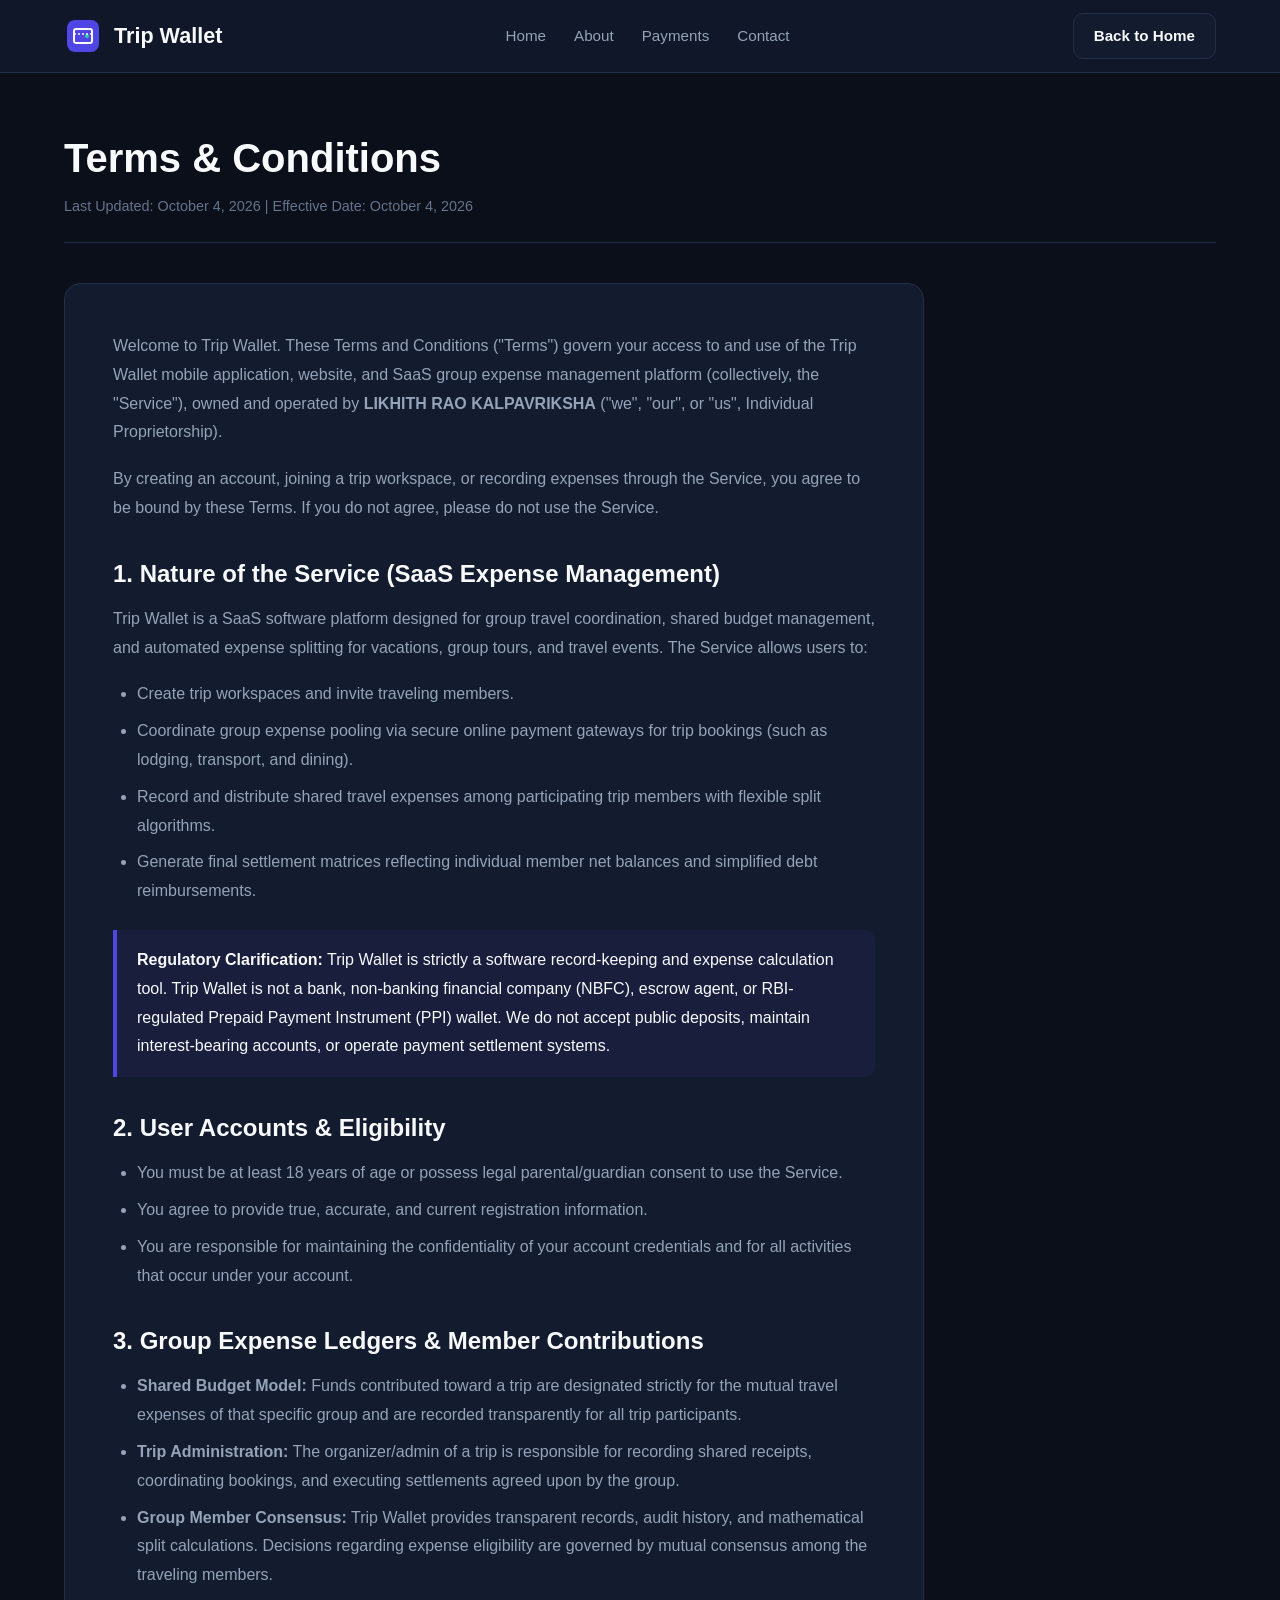
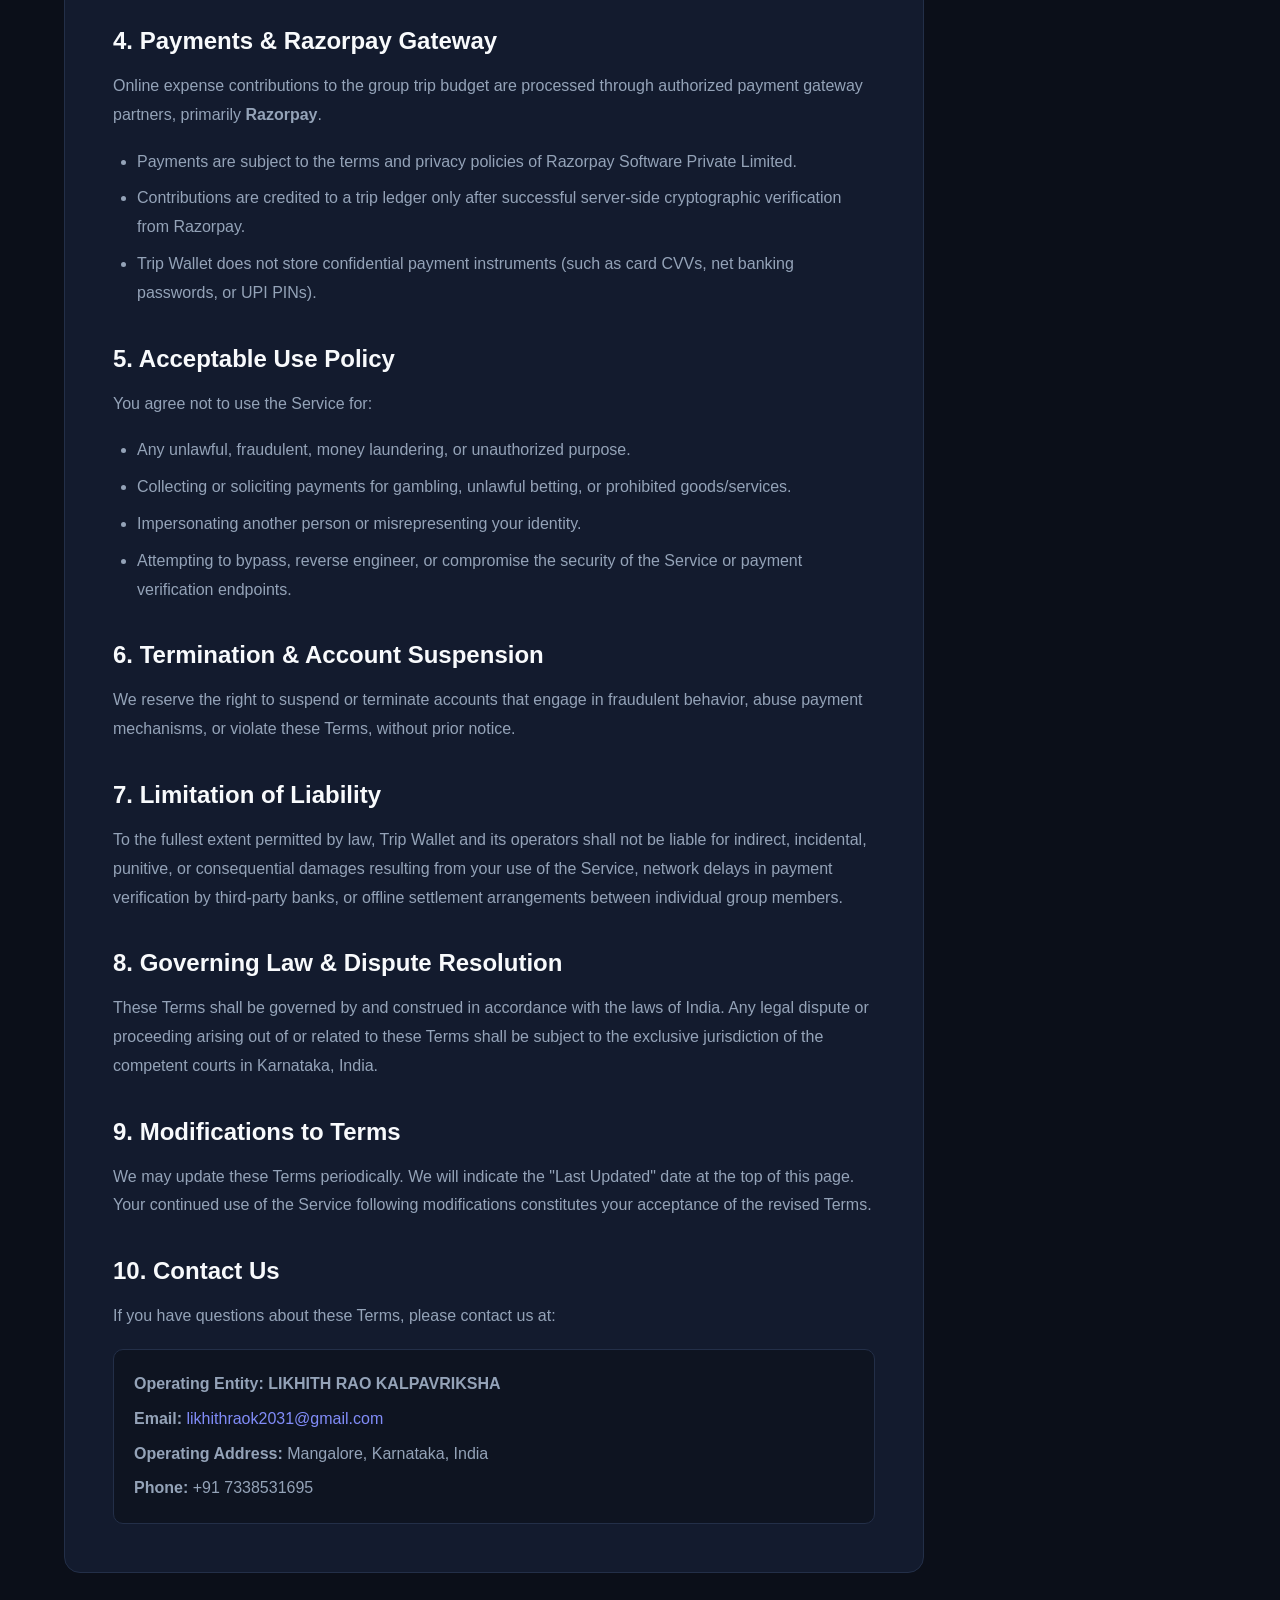
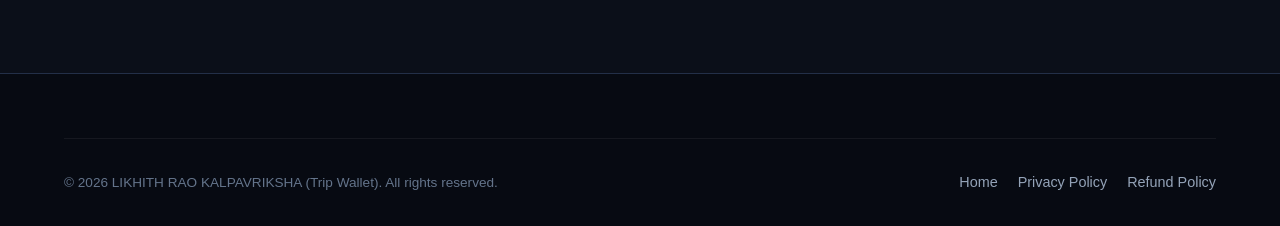
<file: website/terms.html>
<!DOCTYPE html>
<html lang="en">
<head>
  <meta charset="UTF-8">
  <meta name="viewport" content="width=device-width, initial-scale=1.0">
  <title>Terms & Conditions — Trip Wallet</title>
  <meta name="description" content="Terms and Conditions governing the use of the Trip Wallet SaaS platform and group expense management services.">
  <link rel="icon" type="image/svg+xml" href="favicon.svg">
  <link rel="stylesheet" href="styles.css">
</head>
<body>

  <!-- Navigation Bar -->
  <header class="navbar">
    <div class="container">
      <a href="index.html" class="brand">
        <span class="brand-icon">
          <svg width="32" height="32" viewBox="0 0 32 32" fill="none" xmlns="http://www.w3.org/2000/svg">
            <rect width="32" height="32" rx="8" fill="#4F46E5"/>
            <path d="M7 11C7 9.89543 7.89543 9 9 9H23C24.1046 9 25 9.89543 25 11V21C25 22.1046 24.1046 23 23 23H9C7.89543 23 7 22.1046 7 21V11Z" stroke="#F8FAFC" stroke-width="2"/>
            <circle cx="20" cy="16" r="2" fill="#34D399"/>
            <path d="M7 14H25" stroke="#F8FAFC" stroke-width="1.5" stroke-dasharray="2 2"/>
          </svg>
        </span>
        Trip Wallet
      </a>

      <nav>
        <ul class="nav-links" id="navLinks">
          <li><a href="index.html" class="nav-link">Home</a></li>
          <li><a href="index.html#about" class="nav-link">About</a></li>
          <li><a href="index.html#payments" class="nav-link">Payments</a></li>
          <li><a href="index.html#contact" class="nav-link">Contact</a></li>
        </ul>
      </nav>

      <div class="nav-cta">
        <a href="index.html" class="btn btn-secondary">Back to Home</a>
      </div>
    </div>
  </header>

  <!-- Terms & Conditions Content -->
  <main class="legal-page">
    <div class="container">
      <div class="legal-header">
        <h1 class="legal-title">Terms & Conditions</h1>
        <div class="legal-meta">Last Updated: October 4, 2026 | Effective Date: October 4, 2026</div>
      </div>

      <div class="legal-content">
        <p>
          Welcome to Trip Wallet. These Terms and Conditions ("Terms") govern your access to and use of the Trip Wallet mobile application, website, and SaaS group expense management platform (collectively, the "Service"), owned and operated by <strong>LIKHITH RAO KALPAVRIKSHA</strong> ("we", "our", or "us", Individual Proprietorship).
        </p>
        <p>
          By creating an account, joining a trip workspace, or recording expenses through the Service, you agree to be bound by these Terms. If you do not agree, please do not use the Service.
        </p>

        <h2>1. Nature of the Service (SaaS Expense Management)</h2>
        <p>
          Trip Wallet is a SaaS software platform designed for group travel coordination, shared budget management, and automated expense splitting for vacations, group tours, and travel events. The Service allows users to:
        </p>
        <ul>
          <li>Create trip workspaces and invite traveling members.</li>
          <li>Coordinate group expense pooling via secure online payment gateways for trip bookings (such as lodging, transport, and dining).</li>
          <li>Record and distribute shared travel expenses among participating trip members with flexible split algorithms.</li>
          <li>Generate final settlement matrices reflecting individual member net balances and simplified debt reimbursements.</li>
        </ul>
        <div class="callout">
          <strong>Regulatory Clarification:</strong> Trip Wallet is strictly a software record-keeping and expense calculation tool. Trip Wallet is not a bank, non-banking financial company (NBFC), escrow agent, or RBI-regulated Prepaid Payment Instrument (PPI) wallet. We do not accept public deposits, maintain interest-bearing accounts, or operate payment settlement systems.
        </div>

        <h2>2. User Accounts & Eligibility</h2>
        <ul>
          <li>You must be at least 18 years of age or possess legal parental/guardian consent to use the Service.</li>
          <li>You agree to provide true, accurate, and current registration information.</li>
          <li>You are responsible for maintaining the confidentiality of your account credentials and for all activities that occur under your account.</li>
        </ul>

        <h2>3. Group Expense Ledgers & Member Contributions</h2>
        <ul>
          <li><strong>Shared Budget Model:</strong> Funds contributed toward a trip are designated strictly for the mutual travel expenses of that specific group and are recorded transparently for all trip participants.</li>
          <li><strong>Trip Administration:</strong> The organizer/admin of a trip is responsible for recording shared receipts, coordinating bookings, and executing settlements agreed upon by the group.</li>
          <li><strong>Group Member Consensus:</strong> Trip Wallet provides transparent records, audit history, and mathematical split calculations. Decisions regarding expense eligibility are governed by mutual consensus among the traveling members.</li>
        </ul>

        <h2>4. Payments & Razorpay Gateway</h2>
        <p>
          Online expense contributions to the group trip budget are processed through authorized payment gateway partners, primarily <strong>Razorpay</strong>.
        </p>
        <ul>
          <li>Payments are subject to the terms and privacy policies of Razorpay Software Private Limited.</li>
          <li>Contributions are credited to a trip ledger only after successful server-side cryptographic verification from Razorpay.</li>
          <li>Trip Wallet does not store confidential payment instruments (such as card CVVs, net banking passwords, or UPI PINs).</li>
        </ul>

        <h2>5. Acceptable Use Policy</h2>
        <p>You agree not to use the Service for:</p>
        <ul>
          <li>Any unlawful, fraudulent, money laundering, or unauthorized purpose.</li>
          <li>Collecting or soliciting payments for gambling, unlawful betting, or prohibited goods/services.</li>
          <li>Impersonating another person or misrepresenting your identity.</li>
          <li>Attempting to bypass, reverse engineer, or compromise the security of the Service or payment verification endpoints.</li>
        </ul>

        <h2>6. Termination & Account Suspension</h2>
        <p>
          We reserve the right to suspend or terminate accounts that engage in fraudulent behavior, abuse payment mechanisms, or violate these Terms, without prior notice.
        </p>

        <h2>7. Limitation of Liability</h2>
        <p>
          To the fullest extent permitted by law, Trip Wallet and its operators shall not be liable for indirect, incidental, punitive, or consequential damages resulting from your use of the Service, network delays in payment verification by third-party banks, or offline settlement arrangements between individual group members.
        </p>

        <h2>8. Governing Law & Dispute Resolution</h2>
        <p>
          These Terms shall be governed by and construed in accordance with the laws of India. Any legal dispute or proceeding arising out of or related to these Terms shall be subject to the exclusive jurisdiction of the competent courts in Karnataka, India.
        </p>

        <h2>9. Modifications to Terms</h2>
        <p>
          We may update these Terms periodically. We will indicate the "Last Updated" date at the top of this page. Your continued use of the Service following modifications constitutes your acceptance of the revised Terms.
        </p>

        <h2>10. Contact Us</h2>
        <p>
          If you have questions about these Terms, please contact us at:
        </p>
        <div style="background: rgba(11, 15, 25, 0.6); padding: 20px; border-radius: var(--radius-md); border: 1px solid var(--border);">
          <p style="margin-bottom: 6px;">
            <strong>Operating Entity:</strong> <strong>LIKHITH RAO KALPAVRIKSHA</strong>
          </p>
          <p style="margin-bottom: 6px;">
            <strong>Email:</strong> <a href="mailto:likhithraok2031@gmail.com">likhithraok2031@gmail.com</a>
          </p>
          <p style="margin-bottom: 6px;">
            <strong>Operating Address:</strong> Mangalore, Karnataka, India
          </p>
          <p style="margin-bottom: 0;"><strong>Phone:</strong> <a href="tel:+917338531695" style="color: inherit; text-decoration: none;">+91 7338531695</a></p>
        </div>
      </div>
    </div>
  </main>

  <!-- Footer -->
  <footer class="footer">
    <div class="container">
      <div class="footer-bottom">
        <div>&copy; 2026 LIKHITH RAO KALPAVRIKSHA (Trip Wallet). All rights reserved.</div>
        <div class="footer-links" style="flex-direction: row; gap: 20px;">
          <a href="index.html">Home</a>
          <a href="privacy.html">Privacy Policy</a>
          <a href="refund.html">Refund Policy</a>
        </div>
      </div>
    </div>
  </footer>

</body>
</html>
</file>
<file: website/styles.css>
/* Trip Wallet — Modern Fintech Design System */
:root {
  --primary: #4f46e5;
  --primary-hover: #4338ca;
  --primary-light: #818cf8;
  --secondary: #06b6d4;
  --accent: #10b981;
  --accent-light: #34d399;
  --warning: #f59e0b;
  --danger: #ef4444;

  --bg-main: #0b0f19;
  --bg-card: #131b2e;
  --bg-card-hover: #1a243d;
  --bg-glass: rgba(19, 27, 46, 0.75);
  --border: #232f48;
  --border-focus: #4f46e5;

  --text-primary: #f8fafc;
  --text-secondary: #94a3b8;
  --text-muted: #64748b;
  --text-white: #ffffff;

  --font-main: -apple-system, BlinkMacSystemFont, "Segoe UI", Roboto, Oxygen, Ubuntu, Cantarell, "Open Sans", "Helvetica Neue", sans-serif;
  --radius-sm: 6px;
  --radius-md: 10px;
  --radius-lg: 16px;
  --radius-full: 9999px;

  --shadow-sm: 0 1px 2px 0 rgba(0, 0, 0, 0.05);
  --shadow-md: 0 4px 6px -1px rgba(0, 0, 0, 0.3), 0 2px 4px -1px rgba(0, 0, 0, 0.2);
  --shadow-lg: 0 10px 15px -3px rgba(0, 0, 0, 0.4), 0 4px 6px -2px rgba(0, 0, 0, 0.2);
  --shadow-glow: 0 0 25px rgba(79, 70, 229, 0.25);
}

* {
  margin: 0;
  padding: 0;
  box-sizing: border-box;
}

html {
  scroll-behavior: smooth;
  color-scheme: dark;
}

body {
  font-family: var(--font-main);
  background-color: var(--bg-main);
  color: var(--text-primary);
  line-height: 1.6;
  -webkit-font-smoothing: antialiased;
  overflow-x: hidden;
}

/* Typography Helpers */
h1, h2, h3, h4, h5, h6 {
  color: var(--text-primary);
  font-weight: 700;
  line-height: 1.25;
}

p {
  color: var(--text-secondary);
}

a {
  color: var(--primary-light);
  text-decoration: none;
  transition: color 0.2s ease;
}

a:hover {
  color: var(--secondary);
}

/* Layout */
.container {
  max-width: 1200px;
  margin: 0 auto;
  padding: 0 24px;
}

.section {
  padding: 80px 0;
}

.section-header {
  text-align: center;
  max-width: 720px;
  margin: 0 auto 56px;
}

.section-title {
  font-size: 2.25rem;
  margin-bottom: 16px;
  letter-spacing: -0.02em;
}

.section-subtitle {
  font-size: 1.125rem;
  color: var(--text-secondary);
}

/* Gradient Text */
.gradient-text {
  background: linear-gradient(135deg, #818cf8 0%, #06b6d4 100%);
  -webkit-background-clip: text;
  -webkit-text-fill-color: transparent;
}

/* Header & Navigation */
.navbar {
  position: sticky;
  top: 0;
  z-index: 100;
  background: var(--bg-glass);
  backdrop-filter: blur(12px);
  -webkit-backdrop-filter: blur(12px);
  border-bottom: 1px solid var(--border);
  transition: all 0.3s ease;
}

.navbar .container {
  display: flex;
  align-items: center;
  justify-content: space-between;
  height: 72px;
}

.brand {
  display: flex;
  align-items: center;
  gap: 12px;
  font-size: 1.35rem;
  font-weight: 800;
  color: var(--text-primary);
}

.brand-icon {
  width: 38px;
  height: 38px;
  display: flex;
  align-items: center;
  justify-content: center;
}

.nav-links {
  display: flex;
  align-items: center;
  gap: 28px;
  list-style: none;
}

.nav-link {
  color: var(--text-secondary);
  font-size: 0.95rem;
  font-weight: 500;
  transition: color 0.2s ease;
}

.nav-link:hover {
  color: var(--text-primary);
}

.nav-cta {
  display: flex;
  align-items: center;
  gap: 16px;
}

/* Mobile Menu Button */
.menu-toggle {
  display: none;
  background: none;
  border: none;
  cursor: pointer;
  padding: 8px;
}

.menu-toggle span {
  display: block;
  width: 24px;
  height: 2px;
  background-color: var(--text-primary);
  margin: 5px 0;
  transition: 0.3s;
}

/* Buttons */
.btn {
  display: inline-flex;
  align-items: center;
  justify-content: center;
  gap: 8px;
  font-weight: 600;
  font-size: 0.95rem;
  padding: 10px 20px;
  border-radius: var(--radius-md);
  border: 1px solid transparent;
  cursor: pointer;
  transition: all 0.25s ease;
  text-decoration: none;
}

.btn-primary {
  background: linear-gradient(135deg, var(--primary) 0%, #3b82f6 100%);
  color: var(--text-white);
  box-shadow: 0 4px 14px rgba(79, 70, 229, 0.35);
}

.btn-primary:hover {
  transform: translateY(-2px);
  box-shadow: 0 6px 20px rgba(79, 70, 229, 0.45);
  color: var(--text-white);
}

.btn-secondary {
  background: var(--bg-card);
  border-color: var(--border);
  color: var(--text-primary);
}

.btn-secondary:hover {
  background: var(--bg-card-hover);
  border-color: var(--primary-light);
  color: var(--text-white);
}

.btn-lg {
  padding: 14px 28px;
  font-size: 1.05rem;
  border-radius: var(--radius-lg);
}

/* Badges */
.badge {
  display: inline-flex;
  align-items: center;
  gap: 6px;
  padding: 6px 14px;
  border-radius: var(--radius-full);
  font-size: 0.85rem;
  font-weight: 600;
  border: 1px solid var(--border);
  background: rgba(79, 70, 229, 0.1);
  color: var(--primary-light);
  margin-bottom: 20px;
}

.badge-green {
  background: rgba(16, 185, 129, 0.1);
  border-color: rgba(16, 185, 129, 0.3);
  color: var(--accent-light);
}

/* Hero Section */
.hero {
  padding: 100px 0 80px;
  text-align: center;
  position: relative;
}

.hero::before {
  content: "";
  position: absolute;
  top: -150px;
  left: 50%;
  transform: translateX(-50%);
  width: 600px;
  height: 600px;
  background: radial-gradient(circle, rgba(79, 70, 229, 0.18) 0%, rgba(6, 182, 212, 0.08) 50%, transparent 70%);
  pointer-events: none;
  z-index: 0;
}

.hero .container {
  position: relative;
  z-index: 1;
}

.hero-title {
  font-size: 3.5rem;
  margin-bottom: 20px;
  letter-spacing: -0.03em;
  line-height: 1.15;
}

.hero-subtitle {
  font-size: 1.25rem;
  color: var(--text-secondary);
  max-width: 720px;
  margin: 0 auto 36px;
}

.hero-actions {
  display: flex;
  align-items: center;
  justify-content: center;
  gap: 16px;
  flex-wrap: wrap;
  margin-bottom: 48px;
}

.hero-stats {
  display: grid;
  grid-template-columns: repeat(auto-fit, minmax(220px, 1fr));
  gap: 20px;
  max-width: 960px;
  margin: 0 auto;
}

.stat-card {
  background: var(--bg-card);
  border: 1px solid var(--border);
  border-radius: var(--radius-lg);
  padding: 24px;
  text-align: left;
  transition: transform 0.25s ease, border-color 0.25s ease;
}

.stat-card:hover {
  transform: translateY(-3px);
  border-color: var(--border-focus);
}

.stat-icon {
  font-size: 1.75rem;
  margin-bottom: 12px;
}

.stat-title {
  font-size: 1.05rem;
  font-weight: 600;
  margin-bottom: 6px;
  color: var(--text-primary);
}

.stat-desc {
  font-size: 0.875rem;
  color: var(--text-secondary);
}

/* Feature Cards Grid */
.grid-3 {
  display: grid;
  grid-template-columns: repeat(auto-fit, minmax(320px, 1fr));
  gap: 28px;
}

.grid-2 {
  display: grid;
  grid-template-columns: repeat(auto-fit, minmax(340px, 1fr));
  gap: 28px;
}

.feature-card {
  background: var(--bg-card);
  border: 1px solid var(--border);
  border-radius: var(--radius-lg);
  padding: 32px;
  transition: all 0.3s ease;
  position: relative;
  overflow: hidden;
}

.feature-card:hover {
  border-color: var(--primary-light);
  transform: translateY(-4px);
  box-shadow: var(--shadow-glow);
}

.card-step-num {
  position: absolute;
  top: 20px;
  right: 24px;
  font-size: 2.5rem;
  font-weight: 900;
  color: rgba(255, 255, 255, 0.05);
}

.card-icon {
  width: 52px;
  height: 52px;
  border-radius: var(--radius-md);
  background: rgba(79, 70, 229, 0.15);
  border: 1px solid rgba(79, 70, 229, 0.3);
  display: flex;
  align-items: center;
  justify-content: center;
  font-size: 1.5rem;
  margin-bottom: 20px;
}

.feature-card h3 {
  font-size: 1.35rem;
  margin-bottom: 12px;
}

/* Security & Razorpay Highlights */
.security-banner {
  background: linear-gradient(135deg, rgba(79, 70, 229, 0.12) 0%, rgba(6, 182, 212, 0.12) 100%);
  border: 1px solid rgba(79, 70, 229, 0.3);
  border-radius: var(--radius-lg);
  padding: 40px;
  display: flex;
  flex-direction: column;
  gap: 24px;
}

.security-badge-grid {
  display: grid;
  grid-template-columns: repeat(auto-fit, minmax(240px, 1fr));
  gap: 16px;
  margin-top: 16px;
}

.security-item {
  display: flex;
  align-items: flex-start;
  gap: 12px;
  background: rgba(11, 15, 25, 0.6);
  border: 1px solid var(--border);
  border-radius: var(--radius-md);
  padding: 16px;
}

.security-item-icon {
  color: var(--accent-light);
  font-size: 1.25rem;
  flex-shrink: 0;
}

/* FAQ Accordion */
.faq-list {
  max-width: 800px;
  margin: 0 auto;
  display: flex;
  flex-direction: column;
  gap: 16px;
}

.faq-card {
  background: var(--bg-card);
  border: 1px solid var(--border);
  border-radius: var(--radius-md);
  padding: 24px;
}

.faq-question {
  font-size: 1.15rem;
  font-weight: 600;
  margin-bottom: 10px;
  color: var(--text-primary);
}

.faq-answer {
  font-size: 0.95rem;
  color: var(--text-secondary);
  line-height: 1.65;
}

/* Contact Section */
.contact-container {
  display: grid;
  grid-template-columns: repeat(auto-fit, minmax(300px, 1fr));
  gap: 28px;
  max-width: 900px;
  margin: 0 auto;
}

.contact-card {
  background: var(--bg-card);
  border: 1px solid var(--border);
  border-radius: var(--radius-lg);
  padding: 32px;
  text-align: center;
}

.contact-card h3 {
  margin-bottom: 12px;
}

.placeholder-tag {
  display: inline-block;
  background: rgba(245, 158, 11, 0.15);
  color: #fbbf24;
  font-size: 0.8rem;
  font-weight: 600;
  padding: 2px 8px;
  border-radius: var(--radius-sm);
  margin-left: 6px;
}

/* Policy Pages Layout */
.legal-page {
  padding: 60px 0 100px;
}

.legal-header {
  margin-bottom: 40px;
  padding-bottom: 24px;
  border-bottom: 1px solid var(--border);
}

.legal-title {
  font-size: 2.5rem;
  margin-bottom: 12px;
}

.legal-meta {
  color: var(--text-muted);
  font-size: 0.9rem;
}

.legal-content {
  max-width: 860px;
  background: var(--bg-card);
  border: 1px solid var(--border);
  border-radius: var(--radius-lg);
  padding: 48px;
  font-size: 1rem;
  color: var(--text-secondary);
  line-height: 1.8;
}

.legal-content h2 {
  font-size: 1.5rem;
  color: var(--text-primary);
  margin: 36px 0 16px;
}

.legal-content h3 {
  font-size: 1.2rem;
  color: var(--text-primary);
  margin: 24px 0 12px;
}

.legal-content p {
  margin-bottom: 18px;
}

.legal-content ul, .legal-content ol {
  margin: 0 0 20px 24px;
}

.legal-content li {
  margin-bottom: 8px;
}

.callout {
  background: rgba(79, 70, 229, 0.08);
  border-left: 4px solid var(--primary);
  padding: 16px 20px;
  border-radius: 0 var(--radius-md) var(--radius-md) 0;
  margin: 24px 0;
  color: var(--text-primary);
}

/* Footer */
.footer {
  background: #070a12;
  border-top: 1px solid var(--border);
  padding: 64px 0 32px;
}

.footer-grid {
  display: grid;
  grid-template-columns: 2fr 1fr 1fr 1fr;
  gap: 40px;
  margin-bottom: 48px;
}

.footer-brand p {
  margin-top: 12px;
  font-size: 0.95rem;
  max-width: 300px;
}

.footer-col h4 {
  font-size: 1rem;
  margin-bottom: 20px;
  color: var(--text-primary);
  text-transform: uppercase;
  letter-spacing: 0.05em;
}

.footer-links {
  list-style: none;
  display: flex;
  flex-direction: column;
  gap: 12px;
}

.footer-links a {
  color: var(--text-secondary);
  font-size: 0.9rem;
}

.footer-links a:hover {
  color: var(--text-primary);
}

.footer-bottom {
  padding-top: 32px;
  border-top: 1px solid rgba(255, 255, 255, 0.06);
  display: flex;
  align-items: center;
  justify-content: space-between;
  flex-wrap: wrap;
  gap: 16px;
  font-size: 0.85rem;
  color: var(--text-muted);
}

/* Responsive */
@media (max-width: 900px) {
  .hero-title {
    font-size: 2.75rem;
  }
  .footer-grid {
    grid-template-columns: 1fr 1fr;
  }
}

@media (max-width: 680px) {
  .nav-links {
    display: none;
    position: absolute;
    top: 72px;
    left: 0;
    right: 0;
    background: var(--bg-card);
    border-bottom: 1px solid var(--border);
    flex-direction: column;
    padding: 24px;
    gap: 16px;
  }

  .nav-links.active {
    display: flex;
  }

  .menu-toggle {
    display: block;
  }

  .hero-title {
    font-size: 2.25rem;
  }

  .hero-subtitle {
    font-size: 1.05rem;
  }

  .footer-grid {
    grid-template-columns: 1fr;
  }

  .legal-content {
    padding: 24px;
  }
}
</file>
